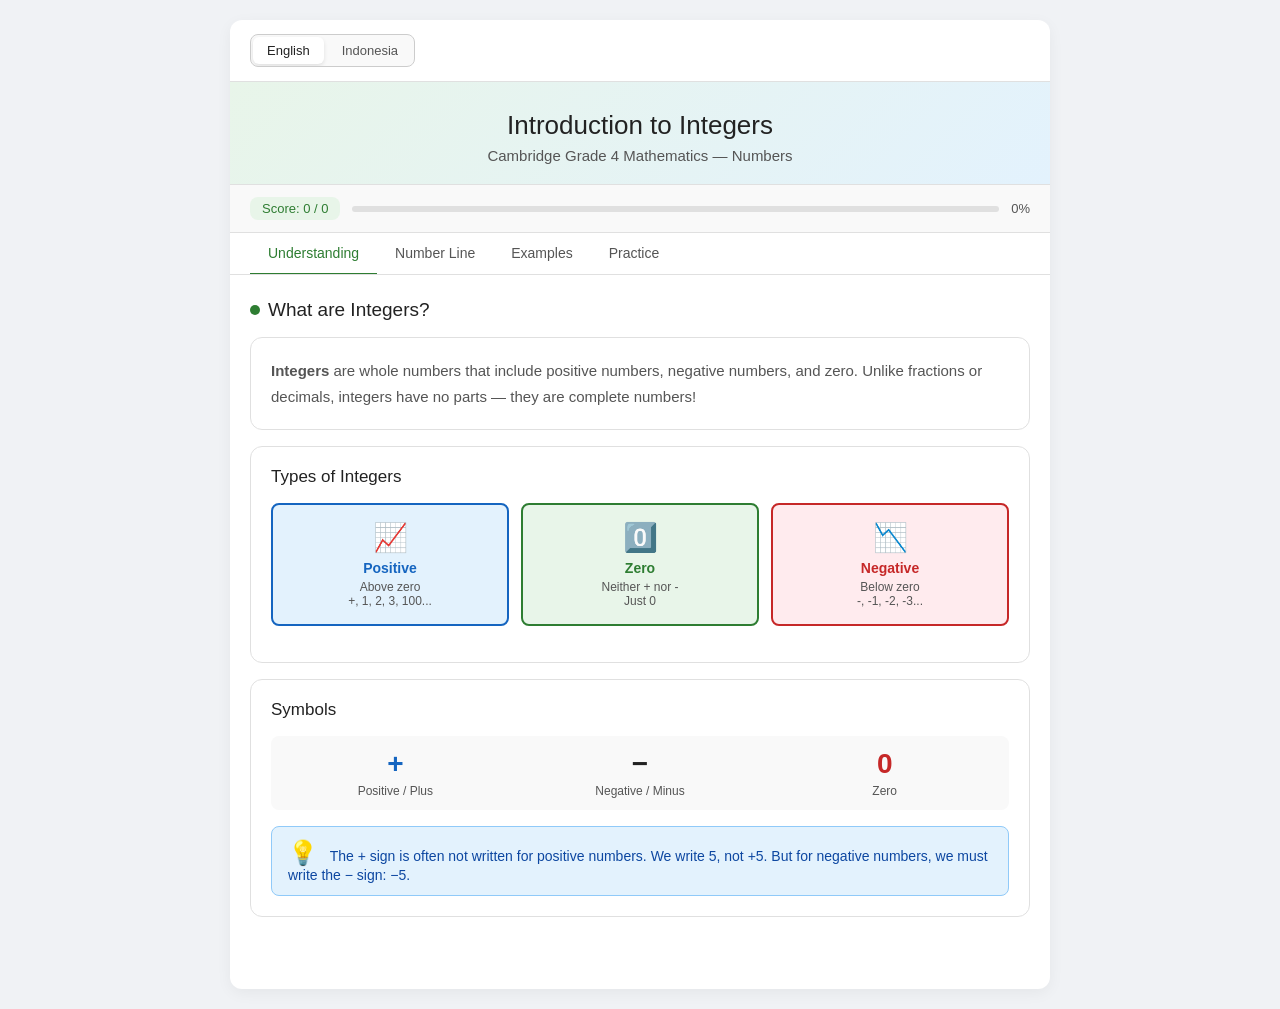
<file: EzraLms_automation/G04_01_1_pengenalan_bilangan_bulat.html>
<!DOCTYPE html>
<html lang="en">
<head>
    <meta charset="UTF-8">
    <meta name="viewport" content="width=device-width, initial-scale=1.0">
    <title>Introduction to Integers - G4 SMPK</title>
    <style>
        :root {
            --font-sans: 'Segoe UI', Tahoma, Geneva, Verdana, sans-serif;
            --color-border-tertiary: #e0e0e0;
            --color-border-secondary: #ccc;
            --color-background-primary: #ffffff;
            --color-background-secondary: #f9f9f9;
            --color-text-primary: #222;
            --color-text-secondary: #555;
            --border-radius-md: 8px;
            --border-radius-lg: 12px;
        }

        * { box-sizing: border-box; margin: 0; padding: 0; }
        body { font-family: var(--font-sans); background-color: #f0f2f5; color: var(--color-text-primary); }

        .wrap { padding: 0 0 2rem; max-width: 820px; margin: 20px auto; background: white; border-radius: var(--border-radius-lg); overflow: hidden; box-shadow: 0 4px 15px rgba(0,0,0,0.05); }

        .topbar {
            display: flex; align-items: center; justify-content: space-between;
            padding: 14px 20px; border-bottom: 0.5px solid var(--color-border-tertiary);
        }
        .lang-btn {
            display: flex; gap: 4px; background: var(--color-background-secondary);
            border: 0.5px solid var(--color-border-secondary); border-radius: var(--border-radius-md);
            overflow: hidden; padding: 2px;
        }
        .lang-btn button {
            padding: 6px 14px; font-size: 13px; font-weight: 500; border: none;
            border-radius: 6px; cursor: pointer; background: transparent;
            color: var(--color-text-secondary); transition: all 0.15s;
        }
        .lang-btn button.active {
            background: var(--color-background-primary);
            color: var(--color-text-primary);
            box-shadow: 0 2px 4px rgba(0,0,0,0.1);
        }

        .hero {
            background: linear-gradient(135deg, #E8F5E9 0%, #E3F2FD 100%);
            padding: 28px 24px 20px;
            text-align: center;
            border-bottom: 0.5px solid var(--color-border-tertiary);
        }
        .hero h1 { font-size: 26px; font-weight: 500; color: var(--color-text-primary); }
        .hero p { font-size: 15px; color: var(--color-text-secondary); margin-top: 6px; }

        .tabs {
            display: flex; gap: 0; border-bottom: 0.5px solid var(--color-border-tertiary);
            padding: 0 20px; background: var(--color-background-primary);
            overflow-x: auto;
        }
        .tab-btn {
            padding: 12px 18px; font-size: 14px; font-weight: 500; border: none;
            background: transparent; cursor: pointer; color: var(--color-text-secondary);
            border-bottom: 2px solid transparent; margin-bottom: -1px; white-space: nowrap;
            transition: all 0.15s;
        }
        .tab-btn.active { color: #2E7D32; border-bottom-color: #2E7D32; }

        .section { display: none; padding: 24px 20px; }
        .section.active { display: block; }

        .card {
            background: var(--color-background-primary);
            border: 0.5px solid var(--color-border-tertiary);
            border-radius: var(--border-radius-lg);
            padding: 20px; margin-bottom: 16px;
        }
        .card h2 { font-size: 17px; font-weight: 500; color: var(--color-text-primary); margin-bottom: 10px; }
        .card p { font-size: 15px; color: var(--color-text-secondary); line-height: 1.7; }

        .number-line {
            position: relative; height: 100px; margin: 20px 0;
            background: var(--color-background-secondary);
            border-radius: var(--border-radius-md); padding: 15px 20px;
        }
        .line-container { position: relative; height: 50px; }
        .line {
            position: absolute; top: 50%; left: 0; right: 0; height: 4px;
            background: linear-gradient(90deg, #1565C0, #2E7D32); transform: translateY(-50%);
        }
        .number-marker {
            position: absolute; top: 50%; transform: translate(-50%, -50%);
            width: 36px; height: 36px; border-radius: 50%; display: flex;
            align-items: center; justify-content: center; font-size: 14px; font-weight: 600;
            cursor: pointer; transition: all 0.2s;
        }
        .number-marker.positive { background: #E3F2FD; color: #1565C0; border: 2px solid #1565C0; }
        .number-marker.negative { background: #FFEBEE; color: #C62828; border: 2px solid #C62828; }
        .number-marker.zero { background: #E8F5E9; color: #2E7D32; border: 2px solid #2E7D32; }
        .number-marker:hover { transform: translate(-50%, -50%) scale(1.15); box-shadow: 0 4px 8px rgba(0,0,0,0.2); }
        .number-marker.selected { transform: translate(-50%, -50%) scale(1.2); box-shadow: 0 0 0 4px rgba(21, 101, 192, 0.3); }

        .num-labels {
            display: flex; justify-content: space-between;
            padding: 0 5px; margin-top: 4px;
        }
        .num-labels span { font-size: 12px; font-weight: 500; }
        .num-labels .neg { color: #C62828; }
        .num-labels .zero { color: #2E7D32; }
        .num-labels .pos { color: #1565C0; }

        .number-display {
            text-align: center; font-size: 52px; font-weight: 600;
            padding: 20px; margin: 16px 0; border-radius: var(--border-radius-md);
        }
        .number-display.positive { background: #E3F2FD; color: #1565C0; }
        .number-display.negative { background: #FFEBEE; color: #C62828; }
        .number-display.zero { background: #E8F5E9; color: #2E7D32; }

        .color-box {
            display: flex; gap: 12px; margin: 16px 0; flex-wrap: wrap;
        }
        .color-item {
            flex: 1; min-width: 140px; padding: 16px; border-radius: var(--border-radius-md);
            text-align: center;
        }
        .color-item.positive { background: #E3F2FD; border: 2px solid #1565C0; }
        .color-item.zero { background: #E8F5E9; border: 2px solid #2E7D32; }
        .color-item.negative { background: #FFEBEE; border: 2px solid #C62828; }
        .color-item .emoji { font-size: 28px; margin-bottom: 6px; }
        .color-item .label { font-size: 14px; font-weight: 600; }
        .color-item.positive .label { color: #1565C0; }
        .color-item.zero .label { color: #2E7D32; }
        .color-item.negative .label { color: #C62828; }
        .color-item .desc { font-size: 12px; color: var(--color-text-secondary); margin-top: 4px; }

        .life-example {
            background: #FFF8E1;
            border: 0.5px solid #FFB74D;
            border-radius: var(--border-radius-md);
            padding: 16px; margin: 12px 0;
        }
        .life-example h4 { font-size: 14px; color: #E65100; margin-bottom: 8px; }
        .life-example p { font-size: 14px; color: #555; line-height: 1.6; }

        .tip-box {
            background: #E3F2FD; border: 0.5px solid #90CAF9; border-radius: var(--border-radius-md);
            padding: 12px 16px; font-size: 14px; color: #0D47A1; margin-top: 12px;
        }

        .q-card {
            background: var(--color-background-primary);
            border: 0.5px solid var(--color-border-tertiary);
            border-radius: var(--border-radius-lg); padding: 20px; margin-bottom: 12px;
        }
        .q-card h3 { font-size: 16px; font-weight: 500; color: var(--color-text-primary); margin-bottom: 14px; }
        .answer-row { display: flex; gap: 8px; flex-wrap: wrap; margin-bottom: 12px; }
        .ans-btn {
            padding: 10px 20px; border: 0.5px solid var(--color-border-secondary);
            border-radius: var(--border-radius-md); background: var(--color-background-secondary);
            font-size: 15px; font-weight: 500; cursor: pointer; transition: all 0.15s;
            color: var(--color-text-primary);
        }
        .ans-btn:hover { background: var(--color-background-primary); border-color: #1565C0; }
        .ans-btn.correct { background: #E8F5E9; border-color: #2E7D32; color: #1B5E20; }
        .ans-btn.wrong { background: #FFEBEE; border-color: #C62828; color: #B71C1C; }

        .feedback {
            padding: 12px 16px; border-radius: var(--border-radius-md); font-size: 14px;
            line-height: 1.6; margin-top: 8px; display: none;
        }
        .feedback.show { display: block; }
        .feedback.correct { background: #E8F5E9; color: #1B5E20; border: 0.5px solid #2E7D32; }
        .feedback.wrong { background: #FFEBEE; color: #B71C1C; border: 0.5px solid #C62828; }

        .score-bar {
            display: flex; align-items: center; gap: 12px; padding: 12px 20px;
            background: var(--color-background-secondary);
            border-bottom: 0.5px solid var(--color-border-tertiary);
        }
        .score-badge {
            background: #E8F5E9; color: #2E7D32; border-radius: var(--border-radius-md);
            padding: 4px 12px; font-size: 13px; font-weight: 500;
        }
        .progress-wrap { flex: 1; height: 6px; background: var(--color-border-tertiary); border-radius: 3px; overflow: hidden; }
        .progress-fill { height: 100%; background: #2E7D32; border-radius: 3px; transition: width 0.3s; }

        .section-title {
            font-size: 19px; font-weight: 500; color: var(--color-text-primary);
            margin-bottom: 16px; display: flex; align-items: center; gap: 8px;
        }
        .dot { width: 10px; height: 10px; border-radius: 50%; background: #2E7D32; display: inline-block; }

        .icon-emoji { font-size: 24px; margin-right: 8px; }

        .arrow-info {
            display: flex; align-items: center; gap: 20px; margin: 16px 0;
            padding: 12px; background: var(--color-background-secondary);
            border-radius: var(--border-radius-md);
        }
        .arrow-item { text-align: center; flex: 1; }
        .arrow-item .symbol { font-size: 28px; font-weight: 600; }
        .arrow-item .meaning { font-size: 12px; color: var(--color-text-secondary); margin-top: 4px; }
        .arrow-item.right .symbol { color: #1565C0; }
        .arrow-item.left .symbol { color: #C62828; }
    </style>
</head>
<body>

<div class="wrap">
    <div class="topbar">
        <div class="lang-btn">
            <button class="active" onclick="setLang('en')" id="btn-en">English</button>
            <button onclick="setLang('id')" id="btn-id">Indonesia</button>
        </div>
    </div>

    <div class="hero">
        <h1 id="h-title">Introduction to Integers</h1>
        <p id="h-sub">Cambridge Grade 4 Mathematics — Numbers</p>
    </div>

    <div class="score-bar">
        <span class="score-badge" id="score-label">Score: 0 / 0</span>
        <div class="progress-wrap"><div class="progress-fill" id="prog" style="width:0%"></div></div>
        <span style="font-size:13px;color:var(--color-text-secondary)" id="prog-label">0%</span>
    </div>

    <div class="tabs">
        <button class="tab-btn active" onclick="showTab(0)" id="tab0">Understanding</button>
        <button class="tab-btn" onclick="showTab(1)" id="tab1">Number Line</button>
        <button class="tab-btn" onclick="showTab(2)" id="tab2">Examples</button>
        <button class="tab-btn" onclick="showTab(3)" id="tab3">Practice</button>
    </div>

    <div class="section active" id="sec0">
        <div class="section-title"><span class="dot"></span> <span id="t0-title">What are Integers?</span></div>

        <div class="card">
            <p id="t0-intro"><strong>Integers</strong> are whole numbers that include positive numbers, negative numbers, and zero. Unlike fractions or decimals, integers have no parts — they are complete numbers!</p>
        </div>

        <div class="card">
            <h2 id="t0-types">Types of Integers</h2>
            <div class="color-box">
                <div class="color-item positive">
                    <div class="emoji">📈</div>
                    <div class="label" id="t0-pos-label">Positive</div>
                    <div class="desc" id="t0-pos-desc">Above zero<br>+, 1, 2, 3, 100...</div>
                </div>
                <div class="color-item zero">
                    <div class="emoji">0️⃣</div>
                    <div class="label" id="t0-zero-label">Zero</div>
                    <div class="desc" id="t0-zero-desc">Neither + nor -<br>Just 0</div>
                </div>
                <div class="color-item negative">
                    <div class="emoji">📉</div>
                    <div class="label" id="t0-neg-label">Negative</div>
                    <div class="desc" id="t0-neg-desc">Below zero<br>-, -1, -2, -3...</div>
                </div>
            </div>
        </div>

        <div class="card">
            <h2 id="t0-symbols">Symbols</h2>
            <div class="arrow-info">
                <div class="arrow-item right">
                    <div class="symbol">+</div>
                    <div class="meaning" id="t0-sym-pos">Positive / Plus</div>
                </div>
                <div class="arrow-item">
                    <div class="symbol">−</div>
                    <div class="meaning" id="t0-sym-neg">Negative / Minus</div>
                </div>
                <div class="arrow-item left">
                    <div class="symbol">0</div>
                    <div class="meaning" id="t0-sym-zero">Zero</div>
                </div>
            </div>
            <div class="tip-box" id="t0-tip">
                <span class="icon-emoji">💡</span> <span id="t0-tip-text">The + sign is often not written for positive numbers. We write 5, not +5. But for negative numbers, we must write the − sign: −5.</span>
            </div>
        </div>
    </div>

    <div class="section" id="sec1">
        <div class="section-title"><span class="dot"></span> <span id="t1-title">Number Line</span></div>

        <div class="card">
            <p id="t1-intro">A number line helps us see where integers are located. Tap a number to learn about it!</p>
            <div class="number-line" id="num-line">
                <div class="line-container">
                    <div class="line"></div>
                    <div class="number-marker negative" style="left:5%" onclick="selectNum(-10)" id="m-10">-10</div>
                    <div class="number-marker negative" style="left:14%" onclick="selectNum(-7)" id="m-7">-7</div>
                    <div class="number-marker negative" style="left:23%" onclick="selectNum(-5)" id="m-5">-5</div>
                    <div class="number-marker negative" style="left:32%" onclick="selectNum(-3)" id="m-3">-3</div>
                    <div class="number-marker negative" style="left:41%" onclick="selectNum(-1)" id="m-1">-1</div>
                    <div class="number-marker zero" style="left:50%" onclick="selectNum(0)" id="m0">0</div>
                    <div class="number-marker positive" style="left:59%" onclick="selectNum(1)" id="m1">1</div>
                    <div class="number-marker positive" style="left:68%" onclick="selectNum(3)" id="m3">3</div>
                    <div class="number-marker positive" style="left:77%" onclick="selectNum(5)" id="m5">5</div>
                    <div class="number-marker positive" style="left:86%" onclick="selectNum(7)" id="m7">7</div>
                    <div class="number-marker positive" style="left:95%" onclick="selectNum(10)" id="m10">10</div>
                </div>
                <div class="num-labels">
                    <span class="neg">-10</span>
                    <span class="neg">-7</span>
                    <span class="neg">-5</span>
                    <span class="neg">-3</span>
                    <span class="neg">-1</span>
                    <span class="zero">0</span>
                    <span class="pos">1</span>
                    <span class="pos">3</span>
                    <span class="pos">5</span>
                    <span class="pos">7</span>
                    <span class="pos">10</span>
                </div>
            </div>
            <div class="number-display zero" id="num-display">
                <span id="selected-num">0</span>
            </div>
            <p style="text-align:center;font-size:14px;color:#555;margin-top:8px" id="num-desc">Tap a number on the line above!</p>
        </div>

        <div class="card">
            <h2 id="t1-rules">Number Line Rules</h2>
            <div class="tip-box" id="t1-rule1"><span class="icon-emoji">➡️</span> <span id="t1-rule1-text">Numbers to the RIGHT are GREATER (larger)</span></div>
            <div class="tip-box" id="t1-rule2"><span class="icon-emoji">⬅️</span> <span id="t1-rule2-text">Numbers to the LEFT are SMALLER (less)</span></div>
            <div class="tip-box" id="t1-rule3"><span class="icon-emoji">🔢</span> <span id="t1-rule3-text">Every positive number has a negative partner on the opposite side of zero</span></div>
        </div>
    </div>

    <div class="section" id="sec2">
        <div class="section-title"><span class="dot"></span> <span id="t2-title">Real Life Examples</span></div>

        <div class="life-example">
            <h4 id="t2-life1">🌡️ Temperature</h4>
            <p id="t2-life1-desc">In winter, Jakarta might be +32°C (hot). In the mountains, it can be −5°C (cold, below freezing). Temperature uses integers to show how hot or cold it is!</p>
        </div>

        <div class="life-example">
            <h4 id="t2-life2">🏔️ Altitude</h4>
            <p id="t2-life2-desc">Mount Everest is +8,849 meters above sea level. The Dead Sea is −430 meters below sea level. Altitude uses integers to measure height and depth!</p>
        </div>

        <div class="life-example">
            <h4 id="t2-life3">💰 Money</h4>
            <p id="t2-life3-desc">If you have Rp 50,000 in your account, your balance is +50,000. If you owe someone Rp 30,000, we can write that as −30,000. Integers help us track money!</p>
        </div>

        <div class="life-example">
            <h4 id="t2-life4">📊 Business</h4>
            <p id="t2-life4-desc">A store that earns money has +Rp 1,000,000 (profit). A store that loses money has −Rp 300,000 (loss). Integers help businesses track their success!</p>
        </div>

        <div class="life-example">
            <h4 id="t2-life5">🎮 Game Scores</h4>
            <p id="t2-life5-desc">In some games, you can have a score of +500 points (ahead) or −200 points (behind). Integers make it easy to see who's winning!</p>
        </div>

        <div class="life-example">
            <h4 id="t2-life6">📏 Floor Numbers</h4>
            <p id="t2-life6-desc">In some countries, ground floor is 0, floors above are +1, +2, +3... Floors below ground (parking) are −1, −2, −3... Buildings use integers too!</p>
        </div>
    </div>

    <div class="section" id="sec3">
        <div class="section-title"><span class="dot"></span> <span id="t3-title">Practice Quiz</span></div>

        <div class="q-card">
            <h3 id="q1-text">Q1. Which is a positive integer?</h3>
            <div class="answer-row">
                <button class="ans-btn" onclick="mcq('q1',this,'wrong','q1fb')" id="q1a">−5</button>
                <button class="ans-btn" onclick="mcq('q1',this,'wrong','q1fb')" id="q1b">0</button>
                <button class="ans-btn" onclick="mcq('q1',this,'correct','q1fb')" id="q1c">+7</button>
                <button class="ans-btn" onclick="mcq('q1',this,'wrong','q1fb')" id="q1d">−12</button>
            </div>
            <div class="feedback" id="q1fb"></div>
        </div>

        <div class="q-card">
            <h3 id="q2-text">Q2. Which number is greater: +3 or +8?</h3>
            <div class="answer-row">
                <button class="ans-btn" onclick="mcq('q2',this,'wrong','q2fb')" id="q2a">+3</button>
                <button class="ans-btn" onclick="mcq('q2',this,'correct','q2fb')" id="q2b">+8</button>
            </div>
            <div class="feedback" id="q2fb"></div>
        </div>

        <div class="q-card">
            <h3 id="q3-text">Q3. Which is smaller: −5 or −2?</h3>
            <div class="answer-row">
                <button class="ans-btn" onclick="mcq('q3',this,'correct','q3fb')" id="q3a">−5</button>
                <button class="ans-btn" onclick="mcq('q3',this,'wrong','q3fb')" id="q3b">−2</button>
            </div>
            <div class="feedback" id="q3fb"></div>
        </div>

        <div class="q-card">
            <h3 id="q4-text">Q4. The temperature is −3°C and rises to +5°C. What happened?</h3>
            <div class="answer-row">
                <button class="ans-btn" onclick="mcq('q4',this,'wrong','q4fb')" id="q4a">It got colder</button>
                <button class="ans-btn" onclick="mcq('q4',this,'correct','q4fb')" id="q4b">It got warmer</button>
                <button class="ans-btn" onclick="mcq('q4',this,'wrong','q4fb')" id="q4c">Stayed the same</button>
            </div>
            <div class="feedback" id="q4fb"></div>
        </div>

        <div class="q-card">
            <h3 id="q5-text">Q5. A submarine is at −100m (100m below sea level). It goes deeper to −150m. What happened?</h3>
            <div class="answer-row">
                <button class="ans-btn" onclick="mcq('q5',this,'wrong','q5fb')" id="q5a">It rose up</button>
                <button class="ans-btn" onclick="mcq('q5',this,'correct','q5fb')" id="q5b">It dived deeper</button>
                <button class="ans-btn" onclick="mcq('q5',this,'wrong','q5fb')" id="q5c">It stayed the same</button>
            </div>
            <div class="feedback" id="q5fb"></div>
        </div>
    </div>
</div>

<script>
    let lang = 'en';
    let score = 0, total = 0;
    const answered = {};

    const TX = {
        en: {
            htitle:'Introduction to Integers', hsub:'Cambridge Grade 4 Mathematics — Numbers',
            tab0:'Understanding', tab1:'Number Line', tab2:'Examples', tab3:'Practice',
            score:'Score',
            t0title:'What are Integers?', t0intro:'<strong>Integers</strong> are whole numbers that include positive numbers, negative numbers, and zero. Unlike fractions or decimals, integers have no parts — they are complete numbers!',
            t0types:'Types of Integers', t0poslabel:'Positive', t0posdesc:'Above zero<br>+, 1, 2, 3, 100...',
            t0zerolabel:'Zero', t0zerodesc:'Neither + nor -<br>Just 0', t0neglabel:'Negative', t0negdesc:'Below zero<br>-1, -2, -3...',
            t0symbols:'Symbols', tsympos:'Positive / Plus', tsymneg:'Negative / Minus', tsymzero:'Zero',
            t0tip:'The + sign is often not written for positive numbers. We write 5, not +5. But for negative numbers, we must write the sign: 5.',
            t1title:'Number Line', t1intro:'A number line helps us see where integers are located. Tap a number to learn about it!',
            t1rules:'Number Line Rules',
            t1rule1:'Numbers to the RIGHT are GREATER (larger)',
            t1rule2:'Numbers to the LEFT are SMALLER (less)',
            t1rule3:'Every positive number has a negative partner on the opposite side of zero',
            t2title:'Real Life Examples',
            t2life1:'Temperature', t2life1desc:'In winter, Jakarta might be +32C (hot). In the mountains, it can be 5C (cold, below freezing). Temperature uses integers to show how hot or cold it is!',
            t2life2:'Altitude', t2life2desc:'Mount Everest is +8,849 meters above sea level. The Dead Sea is 430 meters below sea level. Altitude uses integers to measure height and depth!',
            t2life3:'Money', t2life3desc:'If you have Rp 50,000 in your account, your balance is +50,000. If you owe someone Rp 30,000, we can write that as 30,000. Integers help us track money!',
            t2life4:'Business', t2life4desc:'A store that earns money has +Rp 1,000,000 (profit). A store that loses money has Rp 300,000 (loss). Integers help businesses track their success!',
            t2life5:'Game Scores', t2life5desc:'In some games, you can have a score of +500 points (ahead) or 200 points (behind). Integers make it easy to see whos winning!',
            t2life6:'Floor Numbers', t2life6desc:'In some countries, ground floor is 0, floors above are +1, +2, +3... Floors below ground (parking) are 1, 2, 3... Buildings use integers too!',
            t3title:'Practice Quiz',
            q1:'Q1. Which is a positive integer?', q1a:'-5', q1b:'0', q1c:'+7', q1d:'-12', q1cr:'Correct! +7 is a positive integer', q1wr:'Wrong. +7 is positive. -5 and -12 are negative, 0 is neither.',
            q2:'Q2. Which number is greater: +3 or +8?', q2a:'+3', q2b:'+8', q2cr:'Correct! +8 is greater than +3', q2wr:'Wrong. On the number line, +8 is to the right of +3, so +8 is greater.',
            q3:'Q3. Which is smaller: -5 or -2?', q3a:'-5', q3b:'-2', q3cr:'Correct! -5 is smaller than -2', q3wr:'Wrong. On the number line, -5 is to the left of -2, so -5 is smaller.',
            q4:'Q4. The temperature is -3C and rises to +5C. What happened?', q4a:'It got colder', q4b:'It got warmer', q4c:'Stayed the same', q4cr:'Correct! The temperature went from -3 to +5, which is an increase', q4wr:'Wrong. Going from -3 to +5 means it got warmer (increased).',
            q5:'Q5. A submarine is at -100m and goes deeper to -150m. What happened?', q5a:'It rose up', q5b:'It dived deeper', q5c:'It stayed the same', q5cr:'Correct! Going from -100m to -150m means diving deeper', q5wr:'Wrong. -150m is further below sea level than -100m, so it dived deeper.'
        },
        id: {
            htitle:'Pengenalan Bilangan Bulat', hsub:'Matematika Cambridge Kelas 4 — Bilangan',
            tab0:'Memahami', tab1:'Garis Bilangan', tab2:'Contoh', tab3:'Latihan',
            score:'Skor',
            t0title:'Apa itu Bilangan Bulat?', t0intro:'<strong>Bilangan bulat</strong> adalah angka keseluruhan yang meliputi bilangan positif, bilangan negatif, dan nol. Berbeda dengan pecahan atau desimal, bilangan bulat tidak punya bagian — mereka adalah angka utuh!',
            t0types:'Jenis Bilangan Bulat', t0poslabel:'Positif', t0posdesc:'Di atas nol<br>+, 1, 2, 3, 100...',
            t0zerolabel:'Nol', t0zerodesc:'Bukan + maupun -<br>Hanya 0', t0neglabel:'Negatif', t0negdesc:'Di bawah nol<br>-1, -2, -3...',
            t0symbols:'Simbol', tsympos:'Positif / Tambah', tsymneg:'Negatif / Kurang', tsymzero:'Nol',
            t0tip:'Tanda + sering tidak ditulis untuk bilangan positif. Kita tulis 5, bukan +5. Tapi untuk bilangan negatif, kita harus menulis tanda: -5.',
            t1title:'Garis Bilangan', t1intro:'Garis bilangan membantu kita melihat di mana bilangan bulat berada. Ketuk angka untuk belajar tentang itu!',
            t1rules:'Aturan Garis Bilangan',
            t1rule1:'Angka di KANAN lebih BESAR',
            t1rule2:'Angka di KIRI lebih KECIL',
            t1rule3:'Setiap bilangan positif punya pasangan negatif di sisi lain nol',
            t2title:'Contoh Sehari-hari',
            t2life1:'Suhu', t2life1desc:'Di musim dingin, Jakarta bisa +32C (panas). Di pegunungan, bisa -5C (dingin, di bawah nol). Suhu pakai bilangan bulat untuk menunjukkan panas atau dingin!',
            t2life2:'Ketinggian', t2life2desc:'Gunung Everest +8.849 meter di atas permukaan laut. Laut Mati -430 meter di bawah permukaan laut. Ketinggian pakai bilangan bulat untuk mengukur tinggi dan dalam!',
            t2life3:'Uang', t2life3desc:'Kalau kamu punya Rp 50.000 di rekening, saldonya +50.000. Kalau kamu hutang Rp 30.000, bisa ditulis -30.000. Bilangan bulat bantu kita mencatat uang!',
            t2life4:'Bisnis', t2life4desc:'Toko yang untung punya +Rp 1.000.000 (laba). Toko yang rugi punya -Rp 300.000 (rugi). Bilangan bulat bantu bisnis menghitung успех!',
            t2life5:'Skor Game', t2life5desc:'Di beberapa game, skor bisa +500 poin (mendahului) atau -200 poin (tertinggal). Bilangan bulat bikin mudah lihat siapa menang!',
            t2life6:'Lantai Bangunan', t2life6desc:'Di beberapa negara, lantai dasar 0, lantai di atas +, +2, +3... Lantai di bawah tanah (parkiran) -1, -2, -3... Gedung juga pakai bilangan bulat!',
            t3title:'Latihan Soal',
            q1:'S1. Mana yang bilangan bulat positif?', q1a:'-5', q1b:'0', q1c:'+7', q1d:'-12', q1cr:'Benar! +7 bilangan bulat positif', q1wr:'Salah. +7 itu positif. -5 dan -12 negatif, 0 bukan keduanya.',
            q2:'S2. Mana yang lebih besar: +3 atau +8?', q2a:'+3', q2b:'+8', q2cr:'Benar! +8 lebih besar dari +3', q2wr:'Salah. Di garis bilangan, +8 ada di kanan +3, jadi +8 lebih besar.',
            q3:'S3. Mana yang lebih kecil: -5 atau -2?', q3a:'-5', q3b:'-2', q3cr:'Benar! -5 lebih kecil dari -2', q3wr:'Salah. Di garis bilangan, -5 ada di kiri -2, jadi -5 lebih kecil.',
            q4:'S4. Suhu -3C naik ke +5C. Apa yang terjadi?', q4a:'Lebih dingin', q4b:'Lebih panas', q4c:'Tetap sama', q4cr:'Benar! Suhu naik dari -3 ke +5, berarti lebih panas', q4wr:'Salah. Dari -3 ke +5 berarti suhunya naik (lebih panas).',
            q5:'S5. Kapal selam di -100m lalu menyelam lebih dalam ke -150m. Apa yang terjadi?', q5a:'Naik ke atas', q5b:'Menyelam lebih dalam', q5c:'Tetap sama', q5cr:'Benar! Dari -100m ke -150m berarti menyelam lebih dalam', q5wr:'Salah. -150m lebih dalam dari -100m, jadi menyelam lebih dalam.'
        }
    };

    function t(k) { return TX[lang][k] || ''; }

    function setLang(l) {
        lang = l;
        document.getElementById('btn-en').className = l==='en' ? 'active' : '';
        document.getElementById('btn-id').className = l==='id' ? 'active' : '';
        applyLang();
    }

    function applyLang() {
        document.getElementById('h-title').textContent = t('htitle');
        document.getElementById('h-sub').textContent = t('hsub');
        document.getElementById('tab0').textContent = t('tab0');
        document.getElementById('tab1').textContent = t('tab1');
        document.getElementById('tab2').textContent = t('tab2');
        document.getElementById('tab3').textContent = t('tab3');
        document.getElementById('t0-title').textContent = t('t0title');
        document.getElementById('t0-intro').innerHTML = t('t0intro');
        document.getElementById('t0-types').textContent = t('t0types');
        document.getElementById('t0-pos-label').textContent = t('t0poslabel');
        document.getElementById('t0-pos-desc').innerHTML = t('t0posdesc');
        document.getElementById('t0-zero-label').textContent = t('t0zerolabel');
        document.getElementById('t0-zero-desc').innerHTML = t('t0zerodesc');
        document.getElementById('t0-neg-label').textContent = t('t0neglabel');
        document.getElementById('t0-neg-desc').innerHTML = t('t0negdesc');
        document.getElementById('t0-symbols').textContent = t('t0symbols');
        document.getElementById('t0-sym-pos').textContent = t('tsympos');
        document.getElementById('t0-sym-neg').textContent = t('tsymneg');
        document.getElementById('t0-sym-zero').textContent = t('tsymzero');
        document.getElementById('t0-tip-text').textContent = t('t0tip');
        document.getElementById('t1-title').textContent = t('t1title');
        document.getElementById('t1-intro').textContent = t('t1intro');
        document.getElementById('t1-rules').textContent = t('t1rules');
        document.getElementById('t1-rule1-text').textContent = t('t1rule1');
        document.getElementById('t1-rule2-text').textContent = t('t1rule2');
        document.getElementById('t1-rule3-text').textContent = t('t1rule3');
        document.getElementById('t2-title').textContent = t('t2title');
        document.getElementById('t2-life1').textContent = t('t2life1');
        document.getElementById('t2-life1-desc').textContent = t('t2life1desc');
        document.getElementById('t2-life2').textContent = t('t2life2');
        document.getElementById('t2-life2-desc').textContent = t('t2life2desc');
        document.getElementById('t2-life3').textContent = t('t2life3');
        document.getElementById('t2-life3-desc').textContent = t('t2life3desc');
        document.getElementById('t2-life4').textContent = t('t2life4');
        document.getElementById('t2-life4-desc').textContent = t('t2life4desc');
        document.getElementById('t2-life5').textContent = t('t2life5');
        document.getElementById('t2-life5-desc').textContent = t('t2life5desc');
        document.getElementById('t2-life6').textContent = t('t2life6');
        document.getElementById('t2-life6-desc').textContent = t('t2life6desc');
        document.getElementById('t3-title').textContent = t('t3title');
        for(let i=1; i<=5; i++) {
            document.getElementById('q'+i+'-text').textContent = t('q'+i);
        }
        updateNumDisplay();
        updateScore();
    }

    function selectNum(n) {
        document.querySelectorAll('.number-marker').forEach(m => m.classList.remove('selected'));
        document.getElementById('selected-num').textContent = n > 0 ? '+' + n : n;
        const display = document.getElementById('num-display');
        display.className = 'number-display ' + (n > 0 ? 'positive' : n < 0 ? 'negative' : 'zero');

        const markerMap = {-10:'m-10',-7:'m-7',-5:'m-5',-3:'m-3',-1:'m-1',0:'m0',1:'m1',3:'m3',5:'m5',7:'m7',10:'m10'};
        if(markerMap[n]) document.getElementById(markerMap[n]).classList.add('selected');

        let desc = '';
        if(n > 0) desc = lang==='en' ? 'Positive! This number is above zero.' : 'Positif! Angka ini di atas nol.';
        else if(n < 0) desc = lang==='en' ? 'Negative! This number is below zero.' : 'Negatif! Angka ini di bawah nol.';
        else desc = lang==='en' ? 'Zero! Neither positive nor negative.' : 'Nol! Bukan positif maupun negatif.';
        document.getElementById('num-desc').textContent = desc;
    }

    function updateNumDisplay() {
        const el = document.getElementById('selected-num');
        let n = parseInt(el.textContent);
        if(el.textContent.startsWith('+')) n = parseInt(el.textContent.substring(1));
        selectNum(n);
    }

    function showTab(idx) {
        document.querySelectorAll('.section').forEach((s,i)=>s.classList.toggle('active', i===idx));
        document.querySelectorAll('.tab-btn').forEach((b,i)=>b.classList.toggle('active', i===idx));
    }

    function updateScore() {
        document.getElementById('score-label').textContent = t('score')+': '+score+' / '+total;
        const pct = total>0?Math.round(score/total*100):0;
        document.getElementById('prog').style.width=pct+'%';
        document.getElementById('prog-label').textContent=pct+'%';
    }

    function mcq(qid, btn, res, fbid) {
        if(answered[qid]) return;
        answered[qid] = true;
        total++;
        const fb = document.getElementById(fbid);
        fb.className = 'feedback show '+res;
        if(res==='correct') { score++; fb.textContent = t(qid+'cr'); btn.classList.add('correct'); }
        else { fb.textContent = t(qid+'wr'); btn.classList.add('wrong'); }
        updateScore();
    }
</script>

</body>
</html>
</file>
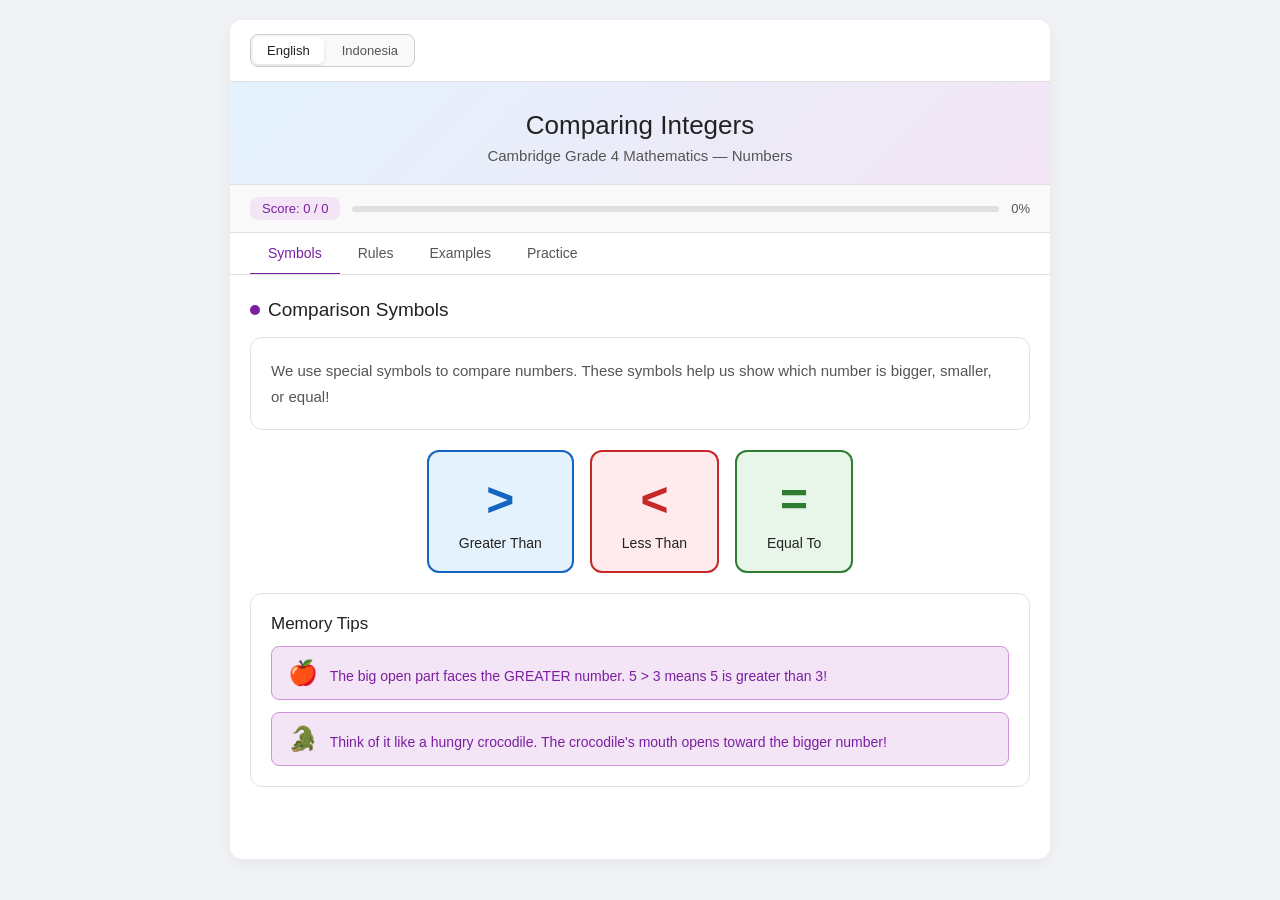
<file: EzraLms_automation/G04_01_2_comparing_integers.html>
<!DOCTYPE html>
<html lang="en">
<head>
    <meta charset="UTF-8">
    <meta name="viewport" content="width=device-width, initial-scale=1.0">
    <title>Comparing Integers - G4 SMPK</title>
    <style>
        :root {
            --font-sans: 'Segoe UI', Tahoma, Geneva, Verdana, sans-serif;
            --color-border-tertiary: #e0e0e0;
            --color-border-secondary: #ccc;
            --color-background-primary: #ffffff;
            --color-background-secondary: #f9f9f9;
            --color-text-primary: #222;
            --color-text-secondary: #555;
            --border-radius-md: 8px;
            --border-radius-lg: 12px;
        }
        * { box-sizing: border-box; margin: 0; padding: 0; }
        body { font-family: var(--font-sans); background-color: #f0f2f5; color: var(--color-text-primary); }
        .wrap { padding: 0 0 2rem; max-width: 820px; margin: 20px auto; background: white; border-radius: var(--border-radius-lg); overflow: hidden; box-shadow: 0 4px 15px rgba(0,0,0,0.05); }
        .topbar { display: flex; align-items: center; justify-content: space-between; padding: 14px 20px; border-bottom: 0.5px solid var(--color-border-tertiary); }
        .lang-btn { display: flex; gap: 4px; background: var(--color-background-secondary); border: 0.5px solid var(--color-border-secondary); border-radius: var(--border-radius-md); overflow: hidden; padding: 2px; }
        .lang-btn button { padding: 6px 14px; font-size: 13px; font-weight: 500; border: none; border-radius: 6px; cursor: pointer; background: transparent; color: var(--color-text-secondary); transition: all 0.15s; }
        .lang-btn button.active { background: var(--color-background-primary); color: var(--color-text-primary); box-shadow: 0 2px 4px rgba(0,0,0,0.1); }
        .hero { background: linear-gradient(135deg, #E3F2FD 0%, #F3E5F5 100%); padding: 28px 24px 20px; text-align: center; border-bottom: 0.5px solid var(--color-border-tertiary); }
        .hero h1 { font-size: 26px; font-weight: 500; color: var(--color-text-primary); }
        .hero p { font-size: 15px; color: var(--color-text-secondary); margin-top: 6px; }
        .tabs { display: flex; gap: 0; border-bottom: 0.5px solid var(--color-border-tertiary); padding: 0 20px; background: var(--color-background-primary); overflow-x: auto; }
        .tab-btn { padding: 12px 18px; font-size: 14px; font-weight: 500; border: none; background: transparent; cursor: pointer; color: var(--color-text-secondary); border-bottom: 2px solid transparent; margin-bottom: -1px; white-space: nowrap; transition: all 0.15s; }
        .tab-btn.active { color: #7B1FA2; border-bottom-color: #7B1FA2; }
        .section { display: none; padding: 24px 20px; }
        .section.active { display: block; }
        .card { background: var(--color-background-primary); border: 0.5px solid var(--color-border-tertiary); border-radius: var(--border-radius-lg); padding: 20px; margin-bottom: 16px; }
        .card h2 { font-size: 17px; font-weight: 500; color: var(--color-text-primary); margin-bottom: 10px; }
        .card p { font-size: 15px; color: var(--color-text-secondary); line-height: 1.7; }
        .symbol-box { display: flex; gap: 16px; justify-content: center; margin: 20px 0; flex-wrap: wrap; }
        .symbol-item { padding: 20px 30px; border-radius: var(--border-radius-lg); text-align: center; min-width: 100px; }
        .symbol-item.greater { background: #E3F2FD; border: 2px solid #1565C0; }
        .symbol-item.less { background: #FFEBEE; border: 2px solid #C62828; }
        .symbol-item.equal { background: #E8F5E9; border: 2px solid #2E7D32; }
        .symbol-item .sym { font-size: 48px; font-weight: 600; }
        .symbol-item.greater .sym { color: #1565C0; }
        .symbol-item.less .sym { color: #C62828; }
        .symbol-item.equal .sym { color: #2E7D32; }
        .symbol-item .label { font-size: 14px; font-weight: 500; margin-top: 8px; }
        .example-row { display: flex; align-items: center; justify-content: center; gap: 12px; margin: 12px 0; padding: 12px; background: var(--color-background-secondary); border-radius: var(--border-radius-md); flex-wrap: wrap; }
        .example-row .num { font-size: 24px; font-weight: 600; padding: 8px 16px; border-radius: 8px; }
        .example-row .num.pos { background: #E3F2FD; color: #1565C0; }
        .example-row .num.neg { background: #FFEBEE; color: #C62828; }
        .example-row .sym { font-size: 28px; font-weight: 600; }
        .example-row .result { font-size: 16px; font-weight: 500; color: var(--color-text-secondary); }
        .tip-box { background: #F3E5F5; border: 0.5px solid #CE93D8; border-radius: var(--border-radius-md); padding: 12px 16px; font-size: 14px; color: #7B1FA2; margin-top: 12px; }
        .life-example { background: #FFF8E1; border: 0.5px solid #FFB74D; border-radius: var(--border-radius-md); padding: 16px; margin: 12px 0; }
        .life-example h4 { font-size: 14px; color: #E65100; margin-bottom: 8px; }
        .life-example p { font-size: 14px; color: #555; line-height: 1.6; }
        .q-card { background: var(--color-background-primary); border: 0.5px solid var(--color-border-tertiary); border-radius: var(--border-radius-lg); padding: 20px; margin-bottom: 12px; }
        .q-card h3 { font-size: 16px; font-weight: 500; color: var(--color-text-primary); margin-bottom: 14px; }
        .answer-row { display: flex; gap: 8px; flex-wrap: wrap; margin-bottom: 12px; }
        .ans-btn { padding: 10px 20px; border: 0.5px solid var(--color-border-secondary); border-radius: var(--border-radius-md); background: var(--color-background-secondary); font-size: 15px; font-weight: 500; cursor: pointer; transition: all 0.15s; color: var(--color-text-primary); }
        .ans-btn:hover { background: var(--color-background-primary); border-color: #7B1FA2; }
        .ans-btn.correct { background: #E8F5E9; border-color: #2E7D32; color: #1B5E20; }
        .ans-btn.wrong { background: #FFEBEE; border-color: #C62828; color: #B71C1C; }
        .feedback { padding: 12px 16px; border-radius: var(--border-radius-md); font-size: 14px; line-height: 1.6; margin-top: 8px; display: none; }
        .feedback.show { display: block; }
        .feedback.correct { background: #E8F5E9; color: #1B5E20; border: 0.5px solid #2E7D32; }
        .feedback.wrong { background: #FFEBEE; color: #B71C1C; border: 0.5px solid #C62828; }
        .score-bar { display: flex; align-items: center; gap: 12px; padding: 12px 20px; background: var(--color-background-secondary); border-bottom: 0.5px solid var(--color-border-tertiary); }
        .score-badge { background: #F3E5F5; color: #7B1FA2; border-radius: var(--border-radius-md); padding: 4px 12px; font-size: 13px; font-weight: 500; }
        .progress-wrap { flex: 1; height: 6px; background: var(--color-border-tertiary); border-radius: 3px; overflow: hidden; }
        .progress-fill { height: 100%; background: #7B1FA2; border-radius: 3px; transition: width 0.3s; }
        .section-title { font-size: 19px; font-weight: 500; color: var(--color-text-primary); margin-bottom: 16px; display: flex; align-items: center; gap: 8px; }
        .dot { width: 10px; height: 10px; border-radius: 50%; background: #7B1FA2; display: inline-block; }
        .icon-emoji { font-size: 24px; margin-right: 8px; }
        .comp-interactive { background: var(--color-background-secondary); border-radius: var(--border-radius-lg); padding: 20px; margin: 16px 0; }
        .comp-row { display: flex; align-items: center; justify-content: center; gap: 10px; margin: 16px 0; }
        .comp-num { font-size: 32px; font-weight: 600; padding: 10px 20px; border-radius: 8px; min-width: 80px; text-align: center; }
        .comp-num.pos { background: #E3F2FD; color: #1565C0; }
        .comp-num.neg { background: #FFEBEE; color: #C62828; }
        .comp-sym { font-size: 36px; font-weight: 600; cursor: pointer; padding: 10px; transition: all 0.2s; border-radius: 8px; }
        .comp-sym:hover { background: var(--color-background-primary); transform: scale(1.1); }
        .comp-sym.selected { background: #F3E5F5; }
        .comp-sym.correct { color: #2E7D32; }
        .comp-sym.wrong { color: #C62828; }
        .rules-box { background: var(--color-background-secondary); border-radius: var(--border-radius-md); padding: 16px; margin: 12px 0; }
        .rule-item { display: flex; align-items: flex-start; gap: 12px; margin-bottom: 12px; }
        .rule-item:last-child { margin-bottom: 0; }
        .rule-icon { font-size: 20px; }
        .rule-text { font-size: 14px; color: var(--color-text-secondary); line-height: 1.5; }
    </style>
</head>
<body>
<div class="wrap">
    <div class="topbar">
        <div class="lang-btn">
            <button class="active" onclick="setLang('en')" id="btn-en">English</button>
            <button onclick="setLang('id')" id="btn-id">Indonesia</button>
        </div>
    </div>
    <div class="hero">
        <h1 id="h-title">Comparing Integers</h1>
        <p id="h-sub">Cambridge Grade 4 Mathematics — Numbers</p>
    </div>
    <div class="score-bar">
        <span class="score-badge" id="score-label">Score: 0 / 0</span>
        <div class="progress-wrap"><div class="progress-fill" id="prog" style="width:0%"></div></div>
        <span style="font-size:13px;color:var(--color-text-secondary)" id="prog-label">0%</span>
    </div>
    <div class="tabs">
        <button class="tab-btn active" onclick="showTab(0)" id="tab0">Symbols</button>
        <button class="tab-btn" onclick="showTab(1)" id="tab1">Rules</button>
        <button class="tab-btn" onclick="showTab(2)" id="tab2">Examples</button>
        <button class="tab-btn" onclick="showTab(3)" id="tab3">Practice</button>
    </div>
    <div class="section active" id="sec0">
        <div class="section-title"><span class="dot"></span> <span id="t0-title">Comparison Symbols</span></div>
        <div class="card">
            <p id="t0-intro">We use special symbols to compare numbers. These symbols help us show which number is bigger, smaller, or equal!</p>
        </div>
        <div class="symbol-box">
            <div class="symbol-item greater">
                <div class="sym">></div>
                <div class="label" id="t0-greater">Greater Than</div>
            </div>
            <div class="symbol-item less">
                <div class="sym"><</div>
                <div class="label" id="t0-less">Less Than</div>
            </div>
            <div class="symbol-item equal">
                <div class="sym">=</div>
                <div class="label" id="t0-equal">Equal To</div>
            </div>
        </div>
        <div class="card">
            <h2 id="t0-memo">Memory Tips</h2>
            <div class="tip-box" id="t0-tip1"><span class="icon-emoji">🍎</span> <span id="t0-tip1-text">The big open part faces the GREATER number. 5 > 3 means 5 is greater than 3!</span></div>
            <div class="tip-box" id="t0-tip2"><span class="icon-emoji">🐊</span> <span id="t0-tip2-text">Think of it like a hungry crocodile. The crocodile's mouth opens toward the bigger number!</span></div>
        </div>
    </div>
    <div class="section" id="sec1">
        <div class="section-title"><span class="dot"></span> <span id="t1-title">Comparison Rules</span></div>
        <div class="card">
            <h2 id="t1-pos">Comparing Positive Numbers</h2>
            <div class="rules-box">
                <div class="rule-item"><span class="rule-icon">📈</span><span class="rule-text" id="t1-pos-rule">On the number line, the number on the RIGHT is always GREATER. So 5 > 3 because 5 is to the right of 3.</span></div>
            </div>
        </div>
        <div class="card">
            <h2 id="t1-neg">Comparing Negative Numbers</h2>
            <div class="rules-box">
                <div class="rule-item"><span class="rule-icon">❄️</span><span class="rule-text" id="t1-neg-rule">For negative numbers, the number closer to zero is GREATER. So -3 > -7 because -3 is closer to zero than -7.</span></div>
            </div>
        </div>
        <div class="card">
            <h2 id="t1-mix">Comparing Positive and Negative</h2>
            <div class="rules-box">
                <div class="rule-item"><span class="rule-icon">☀️</span><span class="rule-text" id="t1-mix-rule1">Every POSITIVE number is greater than ZERO. Every NEGATIVE number is less than ZERO.</span></div>
                <div class="rule-item"><span class="rule-icon">🌡️</span><span class="rule-text" id="t1-mix-rule2">So +5 > 0 > -5. Positive numbers are greater than negative numbers!</span></div>
            </div>
        </div>
    </div>
    <div class="section" id="sec2">
        <div class="section-title"><span class="dot"></span> <span id="t2-title">Examples</span></div>
        <div class="card">
            <h2 id="t2-pos">Positive vs Positive</h2>
            <div class="example-row">
                <span class="num pos">5</span>
                <span class="sym" style="color:#7B1FA2">></span>
                <span class="num pos">3</span>
                <span class="result" id="t2-pos-ans">5 is greater than 3</span>
            </div>
            <div class="example-row">
                <span class="num pos">2</span>
                <span class="sym" style="color:#7B1FA2"><</span>
                <span class="num pos">8</span>
                <span class="result" id="t2-pos-ans2">2 is less than 8</span>
            </div>
        </div>
        <div class="card">
            <h2 id="t2-neg">Negative vs Negative</h2>
            <div class="example-row">
                <span class="num neg">-3</span>
                <span class="sym" style="color:#7B1FA2">></span>
                <span class="num neg">-7</span>
                <span class="result" id="t2-neg-ans">-3 is greater than -7</span>
            </div>
            <div class="example-row">
                <span class="num neg">-5</span>
                <span class="sym" style="color:#7B1FA2"><</span>
                <span class="num neg">-1</span>
                <span class="result" id="t2-neg-ans2">-5 is less than -1</span>
            </div>
        </div>
        <div class="card">
            <h2 id="t2-mix">Positive vs Negative</h2>
            <div class="example-row">
                <span class="num pos">5</span>
                <span class="sym" style="color:#7B1FA2">></span>
                <span class="num neg">-3</span>
                <span class="result" id="t2-mix-ans">5 is greater than -3</span>
            </div>
            <div class="example-row">
                <span class="num neg">-8</span>
                <span class="sym" style="color:#7B1FA2"><</span>
                <span class="num pos">2</span>
                <span class="result" id="t2-mix-ans2">-8 is less than 2</span>
            </div>
        </div>
        <div class="life-example">
            <h4 id="t2-life">🏆 Competition</h4>
            <p id="t2-life-desc">In a game, your score is +150 points and your friend's score is -50 points. Since +150 > -50, you are winning!</p>
        </div>
    </div>
    <div class="section" id="sec3">
        <div class="section-title"><span class="dot"></span> <span id="t3-title">Practice Quiz</span></div>
        <div class="q-card">
            <h3 id="q1-text">Q1. Which symbol makes this true: 7 ? 4</h3>
            <div class="answer-row">
                <button class="ans-btn" onclick="mcq('q1',this,'wrong','q1fb')" id="q1a"><</button>
                <button class="ans-btn" onclick="mcq('q1',this,'correct','q1fb')" id="q1b">></button>
                <button class="ans-btn" onclick="mcq('q1',this,'wrong','q1fb')" id="q1c">=</button>
            </div>
            <div class="feedback" id="q1fb"></div>
        </div>
        <div class="q-card">
            <h3 id="q2-text">Q2. Which symbol makes this true: -3 ? -8</h3>
            <div class="answer-row">
                <button class="ans-btn" onclick="mcq('q2',this,'correct','q2fb')" id="q2a">></button>
                <button class="ans-btn" onclick="mcq('q2',this,'wrong','q2fb')" id="q2b"><</button>
                <button class="ans-btn" onclick="mcq('q2',this,'wrong','q2fb')" id="q2c">=</button>
            </div>
            <div class="feedback" id="q2fb"></div>
        </div>
        <div class="q-card">
            <h3 id="q3-text">Q3. Which is true?</h3>
            <div class="answer-row">
                <button class="ans-btn" onclick="mcq('q3',this,'wrong','q3fb')" id="q3a">-5 > 2</button>
                <button class="ans-btn" onclick="mcq('q3',this,'correct','q3fb')" id="q3b">-5 < 2</button>
                <button class="ans-btn" onclick="mcq('q3',this,'wrong','q3fb')" id="q3c">-5 = 2</button>
            </div>
            <div class="feedback" id="q3fb"></div>
        </div>
        <div class="q-card">
            <h3 id="q4-text">Q4. Which symbol makes this true: 0 ? -10</h3>
            <div class="answer-row">
                <button class="ans-btn" onclick="mcq('q4',this,'wrong','q4fb')" id="q4a"><</button>
                <button class="ans-btn" onclick="mcq('q4',this,'wrong','q4fb')" id="q4b">=</button>
                <button class="ans-btn" onclick="mcq('q4',this,'correct','q4fb')" id="q4c">></button>
            </div>
            <div class="feedback" id="q4fb"></div>
        </div>
        <div class="q-card">
            <h3 id="q5-text">Q5. Which is the correct order from smallest to largest: -3, 5, -7, 2 ?</h3>
            <div class="answer-row">
                <button class="ans-btn" onclick="mcq('q5',this,'wrong','q5fb')" id="q5a">5, 2, -3, -7</button>
                <button class="ans-btn" onclick="mcq('q5',this,'wrong','q5fb')" id="q5b">-7, -3, 2, 5</button>
                <button class="ans-btn" onclick="mcq('q5',this,'correct','q5fb')" id="q5c">-7, -3, 2, 5</button>
            </div>
            <div class="feedback" id="q5fb"></div>
        </div>
    </div>
</div>
<script>
    let lang = 'en';
    let score = 0, total = 0;
    const answered = {};
    const TX = {
        en: {
            htitle:'Comparing Integers', hsub:'Cambridge Grade 4 Mathematics — Numbers',
            tab0:'Symbols', tab1:'Rules', tab2:'Examples', tab3:'Practice', score:'Score',
            t0title:'Comparison Symbols', t0intro:'We use special symbols to compare numbers. These symbols help us show which number is bigger, smaller, or equal!',
            t0greater:'Greater Than', t0less:'Less Than', t0equal:'Equal To',
            t0memo:'Memory Tips', t0tip1:'The big open part faces the GREATER number. 5 > 3 means 5 is greater than 3!', t0tip2:'Think of it like a hungry crocodile. The crocodiles mouth opens toward the bigger number!',
            t1title:'Comparison Rules', t1pos:'Comparing Positive Numbers', t1posrule:'On the number line, the number on the RIGHT is always GREATER. So 5 > 3 because 5 is to the right of 3.',
            t1neg:'Comparing Negative Numbers', t1negrule:'For negative numbers, the number closer to zero is GREATER. So -3 > -7 because -3 is closer to zero than -7.',
            t1mix:'Comparing Positive and Negative', t1mixrule1:'Every POSITIVE number is greater than ZERO. Every NEGATIVE number is less than ZERO.', t1mixrule2:'So +5 > 0 > -5. Positive numbers are greater than negative numbers!',
            t2title:'Examples', t2pos:'Positive vs Positive', t2posans:'5 is greater than 3', t2posans2:'2 is less than 8',
            t2neg:'Negative vs Negative', t2negans:'-3 is greater than -7', t2negans2:'-5 is less than -1',
            t2mix:'Positive vs Negative', t2mixans:'5 is greater than -3', t2mixans2:'-8 is less than 2',
            t2life:'Competition', t2lifedesc:'In a game, your score is +150 points and your friends score is -50 points. Since +150 > -50, you are winning!',
            t3title:'Practice Quiz',
            q1:'Q1. Which symbol makes this true: 7 ? 4', q1a:'<', q1b:'>', q1c:'=', q1cr:'Correct! 7 > 4', q1wr:'Wrong. 7 is greater than 4, so use >',
            q2:'Q2. Which symbol makes this true: -3 ? -8', q2a:'>', q2b:'<', q2c:'=', q2cr:'Correct! -3 > -8 (closer to zero)', q2wr:'Wrong. -3 is closer to zero than -8, so -3 > -8',
            q3:'Q3. Which is true?', q3a:'-5 > 2', q3b:'-5 < 2', q3c:'-5 = 2', q3cr:'Correct! -5 < 2 (negative is always less than positive)', q3wr:'Wrong. -5 is negative and 2 is positive, so -5 < 2',
            q4:'Q4. Which symbol makes this true: 0 ? -10', q4a:'<', q4b:'=', q4c:'>', q4cr:'Correct! 0 > -10', q4wr:'Wrong. 0 is greater than -10',
            q5:'Q5. Which is the correct order from smallest to largest: -3, 5, -7, 2?', q5a:'5, 2, -3, -7', q5b:'-7, -3, 2, 5', q5c:'-7, -3, 2, 5', q5cr:'Correct! -7 < -3 < 2 < 5', q5wr:'Wrong. Smallest to largest: -7, -3, 2, 5'
        },
        id: {
            htitle:'Membandingkan Bilangan Bulat', hsub:'Matematika Cambridge Kelas 4 — Bilangan',
            tab0:'Simbol', tab1:'Aturan', tab2:'Contoh', tab3:'Latihan', score:'Skor',
            t0title:'Simbol Perbandingan', t0intro:'Kita pakai simbol khusus untuk membandingkan bilangan. Simbol ini membantu kita menunjukkan bilangan mana yang lebih besar, lebih kecil, atau sama!',
            t0greater:'Lebih Besar', t0less:'Lebih Kecil', t0equal:'Sama Dengan',
            t0memo:'Tips Memori', t0tip1:'Bagian terbuka besar menghadap bilangan yang LEBIH BESAR. 5 > 3 artinya 5 lebih besar dari 3!', t0tip2:'Bayangkan seperti buaya lapar. Mulut buaya terbuka ke arah bilangan yang lebih besar!',
            t1title:'Aturan Perbandingan', t1pos:'Membandingkan Bilangan Positif', t1posrule:'Di garis bilangan, bilangan di KANAN selalu LEBIH BESAR. Jadi 5 > 3 karena 5 ada di kanan 3.',
            t1neg:'Membandingkan Bilangan Negatif', t1negrule:'Untuk bilangan negatif, bilangan yang lebih dekat ke nol adalah LEBIH BESAR. Jadi -3 > -7 karena -3 lebih dekat ke nol dari -7.',
            t1mix:'Membandingkan Positif dan Negatif', t1mixrule1:'Setiap bilangan POSITIF lebih besar dari NOL. Setiap bilangan NEGATIF lebih kecil dari NOL.', t1mixrule2:'Jadi +5 > 0 > -5. Bilangan positif lebih besar dari bilangan negatif!',
            t2title:'Contoh', t2pos:'Positif vs Positif', t2posans:'5 lebih besar dari 3', t2posans2:'2 lebih kecil dari 8',
            t2neg:'Negatif vs Negatif', t2negans:'-3 lebih besar dari -7', t2negans2:'-5 lebih kecil dari -1',
            t2mix:'Positif vs Negatif', t2mixans:'5 lebih besar dari -3', t2mixans2:'-8 lebih kecil dari 2',
            t2life:'Kompetisi', t2lifedesc:'Di game, skor kamu +150 poin dan skor temanmu -50 poin. Karena +150 > -50, kamu menang!',
            t3title:'Latihan Soal',
            q1:'S1. Simbol mana yang membuat ini benar: 7 ? 4', q1a:'<', q1b:'>', q1c:'=', q1cr:'Benar! 7 > 4', q1wr:'Salah. 7 lebih besar dari 4, jadi pakai >',
            q2:'S2. Simbol mana yang membuat ini benar: -3 ? -8', q2a:'>', q2b:'<', q2c:'=', q2cr:'Benar! -3 > -8 (lebih dekat ke nol)', q2wr:'Salah. -3 lebih dekat ke nol dari -8, jadi -3 > -8',
            q3:'S3. Mana yang benar?', q3a:'-5 > 2', q3b:'-5 < 2', q3c:'-5 = 2', q3cr:'Benar! -5 < 2 (negatif selalu lebih kecil dari positif)', q3wr:'Salah. -5 negatif dan 2 positif, jadi -5 < 2',
            q4:'S4. Simbol mana yang membuat ini benar: 0 ? -10', q4a:'<', q4b:'=', q4c:'>', q4cr:'Benar! 0 > -10', q4wr:'Salah. 0 lebih besar dari -10',
            q5:'S5. Urutan yang benar dari terkecil ke terbesar: -3, 5, -7, 2?', q5a:'5, 2, -3, -7', q5b:'-7, -3, 2, 5', q5c:'-7, -3, 2, 5', q5cr:'Benar! -7 < -3 < 2 < 5', q5wr:'Salah. Dari terkecil ke terbesar: -7, -3, 2, 5'
        }
    };
    function t(k) { return TX[lang][k] || ''; }
    function setLang(l) { lang = l; document.getElementById('btn-en').className = l==='en' ? 'active' : ''; document.getElementById('btn-id').className = l==='id' ? 'active' : ''; applyLang(); }
    function applyLang() {
        document.getElementById('h-title').textContent = t('htitle');
        document.getElementById('h-sub').textContent = t('hsub');
        document.getElementById('tab0').textContent = t('tab0');
        document.getElementById('tab1').textContent = t('tab1');
        document.getElementById('tab2').textContent = t('tab2');
        document.getElementById('tab3').textContent = t('tab3');
        document.getElementById('t0-title').textContent = t('t0title');
        document.getElementById('t0-intro').textContent = t('t0intro');
        document.getElementById('t0-greater').textContent = t('t0greater');
        document.getElementById('t0-less').textContent = t('t0less');
        document.getElementById('t0-equal').textContent = t('t0equal');
        document.getElementById('t0-memo').textContent = t('t0memo');
        document.getElementById('t0-tip1-text').textContent = t('t0tip1');
        document.getElementById('t0-tip2-text').textContent = t('t0tip2');
        document.getElementById('t1-title').textContent = t('t1title');
        document.getElementById('t1-pos').textContent = t('t1pos');
        document.getElementById('t1-pos-rule').textContent = t('t1posrule');
        document.getElementById('t1-neg').textContent = t('t1neg');
        document.getElementById('t1-neg-rule').textContent = t('t1negrule');
        document.getElementById('t1-mix').textContent = t('t1mix');
        document.getElementById('t1-mix-rule1').textContent = t('t1mixrule1');
        document.getElementById('t1-mix-rule2').textContent = t('t1mixrule2');
        document.getElementById('t2-title').textContent = t('t2title');
        document.getElementById('t2-pos').textContent = t('t2pos');
        document.getElementById('t2-pos-ans').textContent = t('t2posans');
        document.getElementById('t2-pos-ans2').textContent = t('t2posans2');
        document.getElementById('t2-neg').textContent = t('t2neg');
        document.getElementById('t2-neg-ans').textContent = t('t2negans');
        document.getElementById('t2-neg-ans2').textContent = t('t2negans2');
        document.getElementById('t2-mix').textContent = t('t2mix');
        document.getElementById('t2-mix-ans').textContent = t('t2mixans');
        document.getElementById('t2-mix-ans2').textContent = t('t2mixans2');
        document.getElementById('t2-life').textContent = t('t2life');
        document.getElementById('t2-life-desc').textContent = t('t2lifedesc');
        document.getElementById('t3-title').textContent = t('t3title');
        for(let i=1; i<=5; i++) { document.getElementById('q'+i+'-text').textContent = t('q'+i); }
        updateScore();
    }
    function showTab(idx) { document.querySelectorAll('.section').forEach((s,i)=>s.classList.toggle('active', i===idx)); document.querySelectorAll('.tab-btn').forEach((b,i)=>b.classList.toggle('active', i===idx)); }
    function updateScore() { document.getElementById('score-label').textContent = t('score')+': '+score+' / '+total; const pct = total>0?Math.round(score/total*100):0; document.getElementById('prog').style.width=pct+'%'; document.getElementById('prog-label').textContent=pct+'%'; }
    function mcq(qid, btn, res, fbid) { if(answered[qid]) return; answered[qid] = true; total++; const fb = document.getElementById(fbid); fb.className = 'feedback show '+res; if(res==='correct') { score++; fb.textContent = t(qid+'cr'); btn.classList.add('correct'); } else { fb.textContent = t(qid+'wr'); btn.classList.add('wrong'); } updateScore(); }
</script>
</body>
</html>
</file>
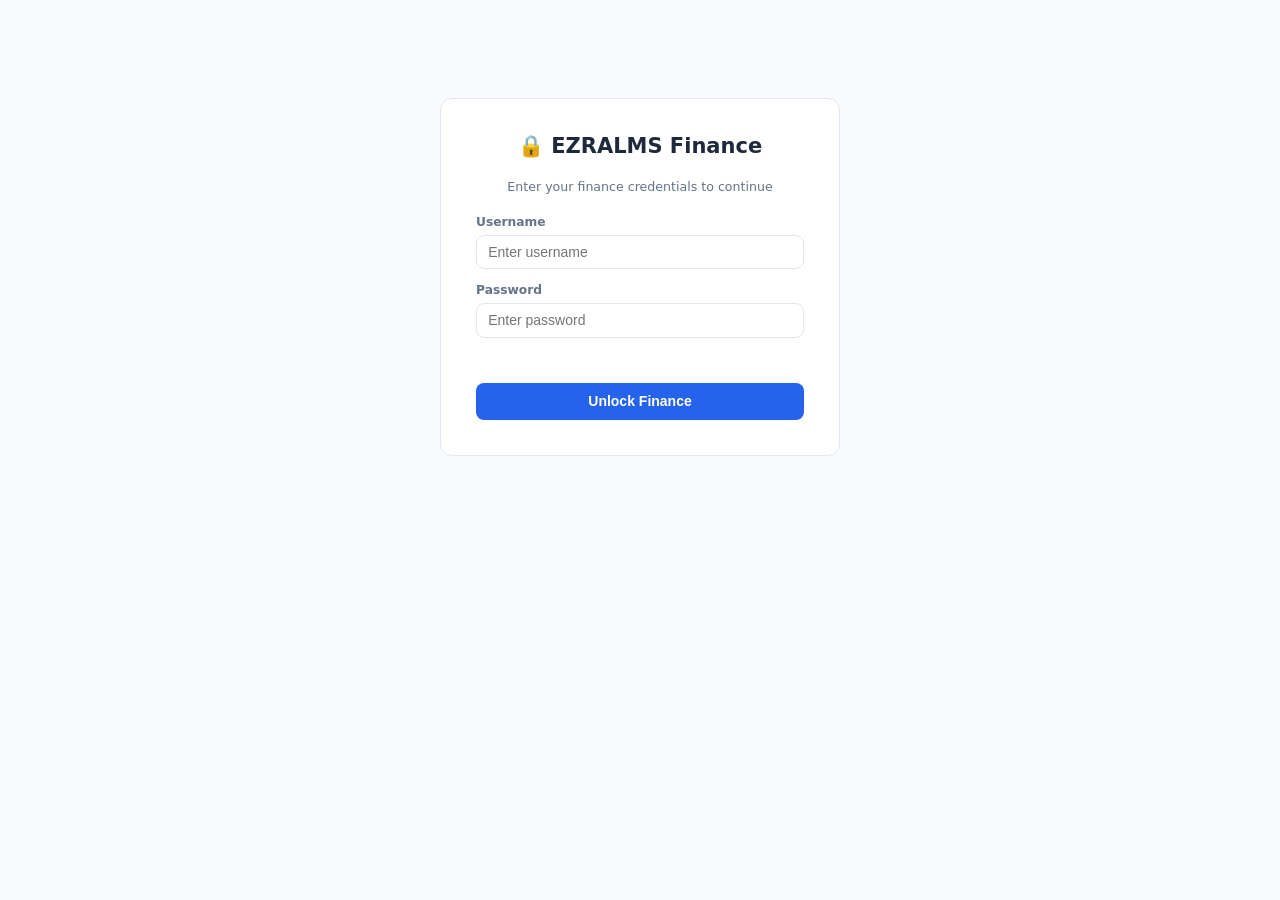
<file: blueprints/finance/templates/finance_dashboard.html>
<!DOCTYPE html>
<html lang="en">
<head>
  <meta charset="UTF-8" />
  <meta name="viewport" content="width=device-width, initial-scale=1.0"/>
  <title>EZRALMS — Finance</title>
  <link rel="stylesheet" href="/static/css/unified_spa.css"/>
  <link rel="stylesheet" href="/blueprints/finance/static/finance.css"/>
</head>
<body>

<!-- ═══════════════════════════════════════════════════════════
     AUTH GATE — shown until valid password is entered
═══════════════════════════════════════════════════════════ -->
<div id="auth-gate">
  <h2>🔒 EZRALMS Finance</h2>
  <p style="color:#64748b;font-size:0.9rem;margin-bottom:1.5rem;">Enter your finance credentials to continue</p>
  <div class="input-group">
    <label for="username">Username</label>
    <input type="text" id="username" placeholder="Enter username" autocomplete="off"/>
  </div>
  <div class="input-group">
    <label for="pwd">Password</label>
    <input type="password" id="pwd" placeholder="Enter password" autocomplete="off"/>
  </div>
  <div id="auth-error"></div>
  <button id="auth-btn" onclick="doAuth()">Unlock Finance</button>
</div>

<!-- ═══════════════════════════════════════════════════════════
     FINANCE CONTENT — revealed after auth
═══════════════════════════════════════════════════════════ -->
<div id="finance-content">

  <!-- Header -->
  <div class="finance-header">
    <div>
      <h1>💰 Finance Dashboard</h1>
      <p class="subtitle">EZRALMS Financial Overview</p>
    </div>
    <div style="display:flex;gap:0.75rem;">
      <button class="btn btn-outline" onclick="exportCSV()">📥 Download CSV</button>
      <button class="btn btn-outline" onclick="location.reload()">🔄 Refresh</button>
    </div>
  </div>

  <!-- Error banner -->
  <div id="error-msg"></div>

  <!-- KPI Cards -->
  <div class="kpi-grid">
    <div class="kpi-card income">
      <div class="icon">📈</div>
      <div class="label">Total Income</div>
      <div class="value" id="kpi-income">—</div>
      <div class="sub" id="kpi-income-sub">Loading…</div>
    </div>
    <div class="kpi-card expense">
      <div class="icon">📉</div>
      <div class="label">Total Expenses</div>
      <div class="value" id="kpi-expense">—</div>
      <div class="sub" id="kpi-expense-sub">Loading…</div>
    </div>
    <div class="kpi-card profit">
      <div class="icon">⚖️</div>
      <div class="label">Net Profit</div>
      <div class="value" id="kpi-profit">—</div>
      <div class="sub" id="kpi-profit-sub">Loading…</div>
    </div>
  </div>

  <!-- Filters -->
  <div class="filters">
    <h3>Filter Transactions</h3>
    <div class="filter-group">
      <label for="f-start">From</label>
      <input type="date" id="f-start"/>
    </div>
    <div class="filter-group">
      <label for="f-end">To</label>
      <input type="date" id="f-end"/>
    </div>
    <div class="filter-group">
      <label for="f-cat">Category</label>
      <select id="f-cat">
        <option value="">All</option>
        <option value="income">Income</option>
        <option value="expense">Expense</option>
      </select>
    </div>
    <button class="btn btn-primary" onclick="loadData()">Apply</button>
    <button class="btn btn-outline" onclick="resetFilters()">Reset</button>
  </div>

  <!-- Monthly Chart -->
  <div class="chart-section">
    <h3>Monthly Breakdown — <span id="chart-year"></span></h3>
    <div class="chart-bars" id="chart-bars">
      <div style="flex:1;text-align:center;color:#64748b;padding:4rem 0;">Loading chart…</div>
    </div>
    <div class="chart-legend">
      <div class="legend-item"><div class="legend-dot" style="background:#16a34a"></div> Income</div>
      <div class="legend-item"><div class="legend-dot" style="background:#dc2626"></div> Expense</div>
    </div>
  </div>

  <!-- Transactions Table -->
  <div class="table-section">
    <div class="table-header">
      <h3>Transaction History</h3>
      <span id="tx-count" style="color:#64748b;font-size:0.875rem;">—</span>
    </div>
    <div class="table-wrap">
      <table>
        <thead>
          <tr>
            <th>Date</th>
            <th>Category</th>
            <th>Type</th>
            <th>Description</th>
            <th>Reference</th>
            <th style="text-align:right">Amount (IDR)</th>
          </tr>
        </thead>
        <tbody id="tx-body">
          <tr><td colspan="6" style="text-align:center;padding:2rem;color:#64748b;">Loading…</td></tr>
        </tbody>
      </table>
    </div>
  </div>

</div><!-- /finance-content -->

<script>
/* ── Auth state ─────────────────────────────────────────────────────── */
let authHeader = null;

function doAuth() {
  const btn = document.getElementById('auth-btn');
  const username = document.getElementById('username').value;
  const pwd = document.getElementById('pwd').value;
  if (!username) { document.getElementById('auth-error').textContent = 'Username is required.'; return; }
  if (!pwd) { document.getElementById('auth-error').textContent = 'Password is required.'; return; }
  btn.disabled = true;
  btn.textContent = 'Verifying…';
  authHeader = 'Basic ' + btoa(username + ':' + pwd);
  // Quick test — hit summary endpoint
  fetch('/finance/summary', { headers: { 'Authorization': authHeader } })
    .then(r => {
      if (r.ok) {
        document.getElementById('auth-gate').style.display = 'none';
        document.getElementById('finance-content').style.display = 'block';
        loadData();
      } else {
        authHeader = null;
        document.getElementById('auth-error').textContent = 'Incorrect username or password. Try again.';
        btn.disabled = false; btn.textContent = 'Unlock Finance';
      }
    })
    .catch(() => {
      authHeader = null;
      document.getElementById('auth-error').textContent = 'Connection error. Is the server running?';
      btn.disabled = false; btn.textContent = 'Unlock Finance';
    });
}

// Enter key on password field
document.getElementById('pwd').addEventListener('keydown', e => { if (e.key === 'Enter') doAuth(); });

/* ── Data loading ────────────────────────────────────────────────────── */
const fmt = new Intl.NumberFormat('id-ID');

function fmtIDR(n) { return 'IDR ' + fmt.format(n); }

function loadData() {
  if (!authHeader) return;
  const sp = new URLSearchParams();
  const s = document.getElementById('f-start').value;
  const e = document.getElementById('f-end').value;
  const c = document.getElementById('f-cat').value;
  if (s) sp.set('start_date', s);
  if (e) sp.set('end_date', e);
  if (c) sp.set('category', c);
  const qs = sp.toString();

  showError('');

  // Load summary + monthly in parallel
  Promise.all([
    fetch('/finance/summary' + (qs ? '?' + qs : ''), { headers: { 'Authorization': authHeader } }),
    fetch('/finance/report' + (qs ? '?' + qs : ''),   { headers: { 'Authorization': authHeader } }),
  ])
  .then(([sumR, repR]) => Promise.all([sumR.json(), repR.json()]))
  .then(([sum, rep]) => {
    renderSummary(sum);
    renderChart(sum.monthly || []);
    renderTable(rep.transactions || []);
  })
  .catch(err => showError('Failed to load data: ' + err.message));
}

function renderSummary(s) {
  document.getElementById('kpi-income').textContent  = fmtIDR(s.total_income);
  document.getElementById('kpi-expense').textContent = fmtIDR(s.total_expenses);
  document.getElementById('kpi-profit').textContent  = fmtIDR(s.net_profit);
  const pct = s.total_income > 0 ? ((s.net_profit / s.total_income) * 100).toFixed(1) : 0;
  document.getElementById('kpi-profit-sub').textContent = pct + '% net margin';
}

function renderChart(monthly) {
  const year = new Date().getFullYear();
  document.getElementById('chart-year').textContent = year;
  if (!monthly.length) {
    document.getElementById('chart-bars').innerHTML =
      '<div style="flex:1;text-align:center;color:#64748b;padding:4rem 0;">No data for ' + year + '</div>';
    return;
  }
  const NAMES = ['Jan','Feb','Mar','Apr','May','Jun','Jul','Aug','Sep','Oct','Nov','Dec'];
  const maxVal = Math.max(...monthly.map(m => Math.max(m.income, m.expense)), 1);

  let html = '';
  monthly.forEach((m, i) => {
    const ih = Math.round((m.income  / maxVal) * 160);
    const eh = Math.round((m.expense / maxVal) * 160);
    html += '<div class="bar-group">';
    html += '<div class="bar income" style="height:' + ih + 'px"><div class="bar-tooltip">' + fmtIDR(m.income) + '</div></div>';
    html += '<div class="bar expense" style="height:' + eh + 'px"><div class="bar-tooltip">' + fmtIDR(m.expense) + '</div></div>';
    html += '</div>';
  });
  // X-axis labels
  let labels = '';
  monthly.forEach((m, i) => { labels += '<div class="bar-label" style="flex:1;text-align:center">' + NAMES[i] + '</div>'; });
  document.getElementById('chart-bars').innerHTML = html + '<div style="display:flex;width:100%;padding-top:4px">' + labels + '</div>';
}

function renderTable(txs) {
  document.getElementById('tx-count').textContent = txs.length + ' transaction' + (txs.length !== 1 ? 's' : '');
  if (!txs.length) {
    document.getElementById('tx-body').innerHTML =
      '<tr><td colspan="6" style="text-align:center;padding:2rem;color:#64748b;">No transactions found</td></tr>';
    return;
  }
  let html = '';
  txs.forEach(t => {
    const sign = t.category === 'income' ? '+' : '-';
    const cls  = t.category === 'income' ? 'income' : 'expense';
    html += '<tr>';
    html += '<td style="white-space:nowrap">' + t.date + '</td>';
    html += '<td><span class="badge ' + cls + '">' + t.category + '</span></td>';
    html += '<td>' + (t.type || '—') + '</td>';
    html += '<td>' + (t.description || '—') + '</td>';
    html += '<td style="color:#64748b;font-size:0.8rem">' + (t.reference || '—') + '</td>';
    html += '<td style="text-align:right"><span class="amount ' + cls + '">' + sign + fmtIDR(t.amount) + '</span></td>';
    html += '</tr>';
  });
  document.getElementById('tx-body').innerHTML = html;
}

function showError(msg) {
  const el = document.getElementById('error-msg');
  if (!msg) { el.style.display = 'none'; return; }
  el.textContent = msg; el.style.display = 'block';
}

function resetFilters() {
  document.getElementById('f-start').value = '';
  document.getElementById('f-end').value   = '';
  document.getElementById('f-cat').value   = '';
  loadData();
}

function exportCSV() {
  if (!authHeader) { alert('Please unlock first.'); return; }
  const sp = new URLSearchParams();
  const s = document.getElementById('f-start').value;
  const e = document.getElementById('f-end').value;
  const c = document.getElementById('f-cat').value;
  if (s) sp.set('start_date', s);
  if (e) sp.set('end_date', e);
  if (c) sp.set('category', c);
  window.open('/finance/report/csv' + (sp.toString() ? '?' + sp.toString() : ''), '_blank');
}
</script>
</body>
</html>
</file>
<file: static/css/unified_spa.css>
/* EZRA LMS Unified SPA — self-contained styles (no external base CSS required) */

:root {
  /* radii */
  --rad-sm: 4px;
  --rad-md: 8px;
  /* layout */
  --sidebar-width: 240px;
  /* backgrounds */
  --bg-primary:   #0e1116;
  --bg-secondary: #161b22;
  --bg-tertiary:  #1c2128;
  /* text */
  --text-primary:   #e6edf3;
  --text-secondary: #8b949e;
  --text-muted:     #6e7681;
  /* accent colours */
  --primary:   #1f6feb;
  --secondary: #238636;
  --success:   #238636;
  --danger:    #da3633;
  --warning:   #d29922;
  --accent:    #58a6ff;
  --border-color: #30363d;
  --shadow-sm: 0 1px 2px rgba(0,0,0,.4);
  --shadow-lg: 0 4px 12px rgba(0,0,0,.5);
}

/* ── Reset & Base ──────────────────────────────────────────────────────── */
*, *::before, *::after { box-sizing: border-box; margin: 0; padding: 0; }

html { font-size: 14px; }

body {
  font-family: -apple-system, BlinkMacSystemFont, 'Segoe UI', Roboto, sans-serif;
  background: var(--bg-primary);
  color: var(--text-primary);
  min-height: 100vh;
}

a { color: var(--accent); text-decoration: none; }
a:hover { text-decoration: underline; }

/* ── App Shell ─────────────────────────────────────────────────────────── */
.app-container {
  display: flex;
  min-height: 100vh;
}

/* ── Sidebar ───────────────────────────────────────────────────────────── */
.sidebar {
  position: fixed;
  top: 0; left: 0;
  width: var(--sidebar-width);
  height: 100vh;
  background: var(--bg-secondary);
  border-right: 1px solid var(--border-color);
  display: flex;
  flex-direction: column;
  overflow-y: auto;
  z-index: 100;
}

.sidebar-header {
  padding: 20px 16px 12px;
  text-align: center;
  border-bottom: 1px solid var(--border-color);
}

.sidebar-header .logo {
  height: 40px;
  margin-bottom: 6px;
}

.sidebar-header h1 {
  font-size: 1.1rem;
  font-weight: 700;
  color: var(--text-primary);
}

.sidebar-nav { flex: 1; padding: 8px 0; }

.sidebar-nav ul { list-style: none; }

.sidebar-nav li a {
  display: flex;
  align-items: center;
  gap: 10px;
  padding: 10px 16px;
  color: var(--text-secondary);
  font-size: 0.9rem;
  transition: background 0.15s, color 0.15s;
}

.sidebar-nav li a i { width: 18px; text-align: center; }

.sidebar-nav li a:hover,
.sidebar-nav li.active a {
  background: var(--bg-tertiary);
  color: var(--text-primary);
  text-decoration: none;
}

.sidebar-nav li.active a { border-left: 3px solid var(--accent); }

.sidebar-footer {
  padding: 12px 16px;
  border-top: 1px solid var(--border-color);
}

.db-indicator {
  display: flex;
  align-items: center;
  gap: 6px;
  font-size: 0.75rem;
  color: var(--text-muted);
}

/* ── Main Content ──────────────────────────────────────────────────────── */
.main-content {
  margin-left: var(--sidebar-width);
  flex: 1;
  padding: 24px 32px;
}

.main-header {
  display: flex;
  justify-content: space-between;
  align-items: center;
  margin-bottom: 22px;
  padding-bottom: 14px;
  border-bottom: 1px solid var(--border-color);
}

/* ── View Panels ───────────────────────────────────────────────────────── */
.view { display: none; }
.view.active { display: block; }

/* ── Stats Grid ─────────────────────────────────────────────────────────── */
.stats-grid {
  display: grid;
  grid-template-columns: repeat(auto-fill, minmax(140px, 1fr));
  gap: 16px;
  margin-bottom: 24px;
}

.stat-card {
  background: var(--bg-secondary);
  border: 1px solid var(--border-color);
  border-radius: var(--rad-md);
  padding: 16px;
  text-align: center;
}

.stat-card h3 {
  font-size: 2rem;
  font-weight: 700;
  color: var(--accent);
}

.stat-info {
  font-size: 0.8rem;
  color: var(--text-secondary);
  margin-top: 4px;
}

/* ── Cards ──────────────────────────────────────────────────────────────── */
.card {
  background: var(--bg-secondary);
  border: 1px solid var(--border-color);
  border-radius: var(--rad-md);
  overflow: hidden;
  margin-bottom: 16px;
}

.card-header {
  padding: 12px 16px;
  background: var(--bg-tertiary);
  border-bottom: 1px solid var(--border-color);
  font-size: 0.85rem;
  font-weight: 600;
  color: var(--text-secondary);
  text-transform: uppercase;
  letter-spacing: 0.05em;
}

.card-body { padding: 16px; }

/* ── Dashboard Rows ────────────────────────────────────────────────────── */
.dashboard-row {
  display: grid;
  gap: 16px;
  margin-bottom: 24px;
}

.dashboard-row.two-col { grid-template-columns: 1fr 1fr; }
.dashboard-row.three-col { grid-template-columns: 1fr 1fr 1fr; }

/* ── Buttons ────────────────────────────────────────────────────────────── */
.btn {
  display: inline-flex;
  align-items: center;
  gap: 6px;
  padding: 8px 16px;
  border: none;
  border-radius: var(--rad-sm);
  font-size: 0.85rem;
  cursor: pointer;
  transition: opacity 0.15s;
}

.btn:hover { opacity: 0.85; }

.btn-primary {
  background: var(--primary);
  color: #fff;
}

.btn-outline {
  background: transparent;
  border: 1px solid var(--border-color);
  color: var(--text-secondary);
}

.btn-danger {
  background: var(--danger);
  color: #fff;
}

.btn-sm { padding: 5px 10px; font-size: 0.8rem; }

/* ── Form Elements ──────────────────────────────────────────────────────── */
.form-group { margin-bottom: 14px; }

.form-input {
  width: 100%;
  padding: 8px 12px;
  background: var(--bg-tertiary);
  border: 1px solid var(--border-color);
  border-radius: var(--rad-sm);
  color: var(--text-primary);
  font-size: 0.9rem;
}

.form-input:focus {
  outline: none;
  border-color: var(--primary);
}

.filter-bar {
  display: flex;
  gap: 10px;
  margin-bottom: 16px;
  flex-wrap: wrap;
  align-items: center;
}

.filter-bar.wrap { flex-wrap: wrap; }
.filter-bar .form-input { min-width: 160px; }
.filter-bar .flex-grow { flex-grow: 1; }

/* ── Tables ─────────────────────────────────────────────────────────────── */
.data-table {
  width: 100%;
  border-collapse: collapse;
  font-size: 0.85rem;
}

.data-table th, .data-table td {
  padding: 10px 12px;
  text-align: left;
  border-bottom: 1px solid var(--border-color);
}

.data-table th {
  background: var(--bg-tertiary);
  color: var(--text-secondary);
  font-weight: 500;
  text-transform: uppercase;
  font-size: 0.75rem;
  letter-spacing: 0.05em;
}

.data-table tr:hover td { background: var(--bg-secondary); }
.data-table td.empty { text-align: center; padding: 30px; color: var(--text-muted); }

.table-container { overflow-x: auto; }

/* ── Bar Chart ──────────────────────────────────────────────────────────── */
.bar-chart .row {
  display: flex;
  align-items: center;
  gap: 10px;
  margin-bottom: 6px;
}

.bar-chart .label {
  width: 90px;
  font-size: 0.8rem;
  color: var(--text-secondary);
  flex-shrink: 0;
}

.bar-chart .bar {
  flex: 1;
  height: 18px;
  background: var(--bg-tertiary);
  border-radius: 3px;
  overflow: hidden;
}

.bar-chart .bar::after {
  content: '';
  display: block;
  height: 100%;
  background: var(--primary);
  width: var(--w, 50%);
}

.bar-chart .value {
  width: 40px;
  font-size: 0.8rem;
  color: var(--text-secondary);
  text-align: right;
  flex-shrink: 0;
}

/* ── Status & Result Blocks ─────────────────────────────────────────────── */
.status-badge {
  display: inline-block;
  padding: 4px 10px;
  border-radius: 12px;
  font-size: 0.75rem;
  font-weight: 500;
}

.status-badge.ok       { background: rgba(35,134,54,.2);  color: #3fb950; }
.status-badge.err      { background: rgba(218,54,51,.2);  color: #f85149; }
.status-badge.warn     { background: rgba(210,153,34,.2); color: #d29922; }
.status-badge.active   { background: rgba(35,134,54,.2);  color: #3fb950; }
.status-badge.inactive { background: var(--bg-tertiary);   color: var(--text-secondary); }

.empty-state {
  text-align: center;
  padding: 40px 20px;
  color: var(--text-muted);
}

.result-count {
  font-size: 0.8rem;
  color: var(--text-secondary);
  margin-bottom: 10px;
}

.output-block {
  background: #1e1e1e;
  color: #d4d4d4;
  padding: 12px;
  border-radius: var(--rad-sm);
  font-family: 'Courier New', monospace;
  font-size: 0.85rem;
  white-space: pre-wrap;
  overflow-x: auto;
}

/* ── RAG / Quiz Results ──────────────────────────────────────────────────── */
.rag-tabs { display: flex; gap: 0; border-bottom: 1px solid var(--border-color); margin-bottom: 14px; }

.rag-tab {
  padding: 8px 16px;
  color: var(--text-secondary);
  cursor: pointer;
  font-size: 0.85rem;
  border-bottom: 2px solid transparent;
  transition: color 0.15s;
}

.rag-tab:hover { color: var(--text-primary); }
.rag-tab.active { color: var(--accent); border-bottom-color: var(--accent); }

.rag-results, .qm-results { display: grid; gap: 10px; }

/* ── Toast ───────────────────────────────────────────────────────────────── */
.toast {
  position: fixed;
  bottom: 24px;
  right: 24px;
  padding: 10px 18px;
  border-radius: var(--rad-md);
  background: var(--bg-tertiary);
  color: var(--text-primary);
  font-size: 0.85rem;
  box-shadow: var(--shadow-lg);
  opacity: 0;
  transition: opacity 0.25s;
  pointer-events: none;
  z-index: 9999;
}

.toast.show { opacity: 1; }
.toast.err  { background: var(--danger);  color: #fff; }
.toast.ok   { background: var(--success); color: #fff; }

/* ── Tree View ───────────────────────────────────────────────────────────── */
.tree-container { display: flex; gap: 16px; height: calc(100vh - 160px); }

.tree-sidebar, .tree-content {
  background: var(--bg-secondary);
  border: 1px solid var(--border-color);
  border-radius: var(--rad-md);
  padding: 12px;
  overflow-y: auto;
}

.tree-sidebar { width: 260px; flex-shrink: 0; }
.tree-content { flex: 1; }

.tree-controls { display: flex; gap: 6px; margin: 10px 0; }

.tree-list ul { list-style: none; padding-left: 16px; }
.tree-list li { margin: 2px 0; cursor: pointer; font-size: 0.85rem; }

.tree-list .tree-node {
  padding: 5px 8px;
  border-radius: var(--rad-sm);
  display: flex;
  align-items: center;
  gap: 6px;
}

.tree-list .tree-node:hover { background: var(--bg-secondary); }
.tree-list .tree-node.selected { background: var(--secondary); color: white; }
.tree-list .toggle { display: inline-block; width: 12px; color: var(--text-muted); }

/* ── Utility ─────────────────────────────────────────────────────────────── */
.half { flex: 1; }
.wrap { flex-wrap: wrap; }
.flex-grow { flex-grow: 1; }
.empty { text-align: center; color: var(--text-muted); padding: 20px; }
.hint { font-size: 0.8rem; color: var(--text-muted); margin-top: 8px; }
code { background: var(--bg-tertiary); padding: 2px 6px; border-radius: 3px; font-size: 0.85em; }
.btn-group { display: flex; gap: 8px; }

.sidebar-subtitle {
  display: block;
  font-size: 0.7rem;
  color: var(--text-muted);
  text-transform: uppercase;
  letter-spacing: 0.06em;
  margin-top: 4px;
}

.sidebar-footer .db-indicator {
  display: flex;
  align-items: center;
  gap: 8px;
  padding: 10px 14px;
  background: var(--bg-secondary);
  border-radius: var(--rad-md);
  font-size: 0.8rem;
  color: var(--text-secondary);
}

.main-content {
  margin-left: var(--sidebar-width);
  flex: 1;
  padding: 24px 32px;
}

.main-header {
  display: flex;
  justify-content: space-between;
  align-items: center;
  margin-bottom: 22px;
  padding-bottom: 14px;
  border-bottom: 1px solid var(--border-color);
}

.header-actions {
  display: flex;
  align-items: center;
  gap: 12px;
}

/* Status badge */
.status-badge {
  display: inline-block;
  padding: 4px 10px;
  border-radius: 12px;
  background: var(--bg-tertiary);
  color: var(--text-secondary);
  font-size: 0.75rem;
  font-weight: 500;
  text-transform: uppercase;
  letter-spacing: 0.04em;
}
.status-badge.ok      { background: #d1f7e9; color: #0a6b48; }
.status-badge.err     { background: #fde2e1; color: #a82a23; }
.status-badge.warn    { background: #fff3cd; color: #856404; }
.status-badge.active  { background: #d1f7e9; color: #0a6b48; }
.status-badge.inactive{ background: var(--bg-tertiary); color: var(--text-secondary); }

/* Filter bar */
.filter-bar {
  display: flex;
  gap: 10px;
  align-items: center;
  margin-bottom: 16px;
  flex-wrap: nowrap;
}
.filter-bar.wrap { flex-wrap: wrap; }
.filter-bar .form-input { min-width: 160px; }
.filter-bar .flex-grow { flex-grow: 1; }

.form-input {
  padding: 8px 12px;
  border: 1px solid var(--border-color);
  border-radius: var(--rad-md);
  font-size: 0.9rem;
  background: var(--bg-primary);
  color: var(--text-primary);
}
.form-input:focus {
  outline: none;
  border-color: var(--secondary);
  box-shadow: 0 0 0 2px rgba(9,132,227,0.15);
}

.result-count {
  margin: 8px 0;
  color: var(--text-secondary);
  font-size: 0.85rem;
}

/* Dashboard charts (lightweight bar chart) */
.dashboard-row {
  display: grid;
  grid-template-columns: 1fr 1fr;
  gap: 20px;
  margin: 20px 0;
}
.dashboard-row .card.half { margin: 0; }

.bar-chart .row {
  display: grid;
  grid-template-columns: 110px 1fr 60px;
  align-items: center;
  gap: 8px;
  margin: 4px 0;
  font-size: 0.85rem;
}
.bar-chart .label {
  white-space: nowrap;
  overflow: hidden;
  text-overflow: ellipsis;
  color: var(--text-secondary);
}
.bar-chart .bar {
  height: 14px;
  background: var(--secondary);
  border-radius: 4px;
}
.bar-chart .value {
  text-align: right;
  font-weight: 500;
}

/* Blueprint health grid */
#blueprint-health {
  display: grid;
  grid-template-columns: repeat(auto-fill, minmax(180px, 1fr));
  gap: 10px;
}
#blueprint-health .health-cell {
  display: flex;
  justify-content: space-between;
  align-items: center;
  padding: 10px 14px;
  background: var(--bg-secondary);
  border-radius: var(--rad-md);
  font-size: 0.85rem;
}

/* RAG tabs */
.rag-tabs {
  display: flex;
  gap: 4px;
  margin-bottom: 16px;
  border-bottom: 1px solid var(--border-color);
}
.rag-tab {
  padding: 8px 20px;
  border: none;
  background: none;
  cursor: pointer;
  font-size: 0.9rem;
  color: var(--text-secondary);
  border-bottom: 2px solid transparent;
  transition: all 0.2s;
}
.rag-tab:hover { color: var(--text-primary); }
.rag-tab.active {
  color: var(--secondary);
  border-bottom-color: var(--secondary);
  font-weight: 600;
}
.rag-results { display: grid; gap: 10px; }
.rag-card {
  padding: 14px 16px;
  background: var(--bg-primary);
  border: 1px solid var(--border-color);
  border-radius: var(--rad-md);
  box-shadow: var(--shadow-sm);
}
.rag-card .meta {
  display: flex;
  gap: 10px;
  align-items: center;
  margin-bottom: 8px;
  font-size: 0.75rem;
  color: var(--text-secondary);
}
.rag-card .meta .type {
  background: var(--secondary);
  color: white;
  padding: 2px 8px;
  border-radius: 10px;
  text-transform: uppercase;
  letter-spacing: 0.05em;
}
.rag-card .score { font-weight: 600; color: var(--accent); }

/* Quiz Manager results */
.qm-results { display: grid; gap: 8px; }
.qm-card {
  padding: 12px 16px;
  background: var(--bg-primary);
  border: 1px solid var(--border-color);
  border-radius: var(--rad-md);
}
.qm-card .qm-meta {
  font-size: 0.75rem;
  color: var(--text-secondary);
  margin-bottom: 6px;
}
.qm-card .qm-options {
  margin-top: 8px;
  padding-left: 18px;
  color: var(--text-secondary);
  font-size: 0.85rem;
}

/* Card grid (used in Automation Hub) */
.card-grid {
  display: grid;
  grid-template-columns: repeat(auto-fit, minmax(320px, 1fr));
  gap: 18px;
}

/* Status block */
.status-block, .output-block {
  margin: 12px 0;
  padding: 12px;
  background: var(--bg-secondary);
  border-radius: var(--rad-md);
  font-family: monospace;
  font-size: 0.85rem;
  color: var(--text-secondary);
  white-space: pre-wrap;
  max-height: 240px;
  overflow-y: auto;
}
.output-block { background: #1e1e1e; color: #d4d4d4; }

/* Weakness card variants */
.weakness-grid {
  display: grid;
  grid-template-columns: 1fr 1fr;
  gap: 18px;
  margin-top: 14px;
}
.weakness-card {
  padding: 16px;
  background: var(--bg-primary);
  border: 1px solid var(--border-color);
  border-radius: var(--rad-md);
}
.weakness-card h4 { margin-bottom: 10px; }
.weakness-card .item {
  display: flex;
  justify-content: space-between;
  padding: 8px 0;
  border-bottom: 1px solid var(--border-color);
}
.weakness-card .item:last-child { border: none; }
.weakness-card .item .pct { font-weight: 600; color: var(--danger); }

/* Toast */
.toast {
  position: fixed;
  bottom: 24px;
  right: 24px;
  background: var(--primary);
  color: white;
  padding: 12px 18px;
  border-radius: var(--rad-md);
  box-shadow: var(--shadow-lg);
  opacity: 0;
  transform: translateY(20px);
  transition: opacity 0.25s, transform 0.25s;
  z-index: 1000;
  font-size: 0.9rem;
  pointer-events: none;
}
.toast.show {
  opacity: 1;
  transform: translateY(0);
}
.toast.err { background: var(--danger); }
.toast.ok  { background: var(--success); }

/* Tree (lightweight) */
.tree-container {
  display: grid;
  grid-template-columns: 320px 1fr;
  gap: 18px;
  height: calc(100vh - 160px);
}
.tree-sidebar, .tree-content {
  background: var(--bg-primary);
  border: 1px solid var(--border-color);
  border-radius: var(--rad-md);
  padding: 14px;
  overflow-y: auto;
}
.tree-controls { display: flex; gap: 6px; margin: 10px 0; }
.tree-list ul { list-style: none; padding-left: 16px; }
.tree-list li { margin: 2px 0; cursor: pointer; font-size: 0.85rem; }
.tree-list .tree-node {
  padding: 4px 6px;
  border-radius: var(--rad-sm);
}
.tree-list .tree-node:hover { background: var(--bg-secondary); }
.tree-list .tree-node.selected { background: var(--secondary); color: white; }
.tree-list .toggle { display: inline-block; width: 12px; color: var(--text-muted); }

.empty { text-align: center; color: var(--text-muted); padding: 20px; }
.hint { font-size: 0.8rem; color: var(--text-muted); margin-top: 8px; }

/* Buttons (small additions) */
.btn-group { display: flex; gap: 8px; }

/* Table tweaks */
.data-table {
  width: 100%;
  border-collapse: collapse;
  background: var(--bg-primary);
  border-radius: var(--rad-md);
  overflow: hidden;
  box-shadow: var(--shadow-sm);
}
.data-table th, .data-table td {
  padding: 10px 14px;
  text-align: left;
  border-bottom: 1px solid var(--border-color);
}
.data-table th {
  background: var(--bg-secondary);
  color: var(--text-secondary);
  font-size: 0.75rem;
  text-transform: uppercase;
  letter-spacing: 0.05em;
}
.data-table tr:hover td { background: var(--bg-secondary); }
.data-table td.empty { text-align: center; padding: 30px; color: var(--text-muted); }

.table-container { overflow-x: auto; }

code { background: var(--bg-tertiary); padding: 2px 6px; border-radius: 3px; font-size: 0.85em; }

/* Student Tracking profile */
.profile-header {
  display: flex;
  align-items: center;
  gap: 16px;
  margin-bottom: 20px;
}
.profile-header h2 { margin: 0; }
.profile-meta {
  display: flex;
  gap: 16px;
  align-items: center;
  font-size: 0.85rem;
  color: var(--text-secondary);
}
.profile-row {
  display: grid;
  grid-template-columns: 1fr 1fr;
  gap: 18px;
  margin-bottom: 0;
}
.flex-1 { min-width: 0; }

.btn-sm {
  padding: 5px 12px;
  font-size: 0.8rem;
  border-radius: var(--rad-sm);
  background: var(--secondary);
  color: white;
  border: none;
  cursor: pointer;
}
.btn-sm:hover { opacity: 0.85; }
</file>
<file: blueprints/finance/static/finance.css>
/* ── Finance Dashboard Styles ─────────────────────────────────────────── */
:root {
  --ezra-blue:    #2563eb;
  --ezra-dark:    #1e40af;
  --ezra-accent:  #3b82f6;
  --bg:           #f8fafc;
  --surface:      #ffffff;
  --border:       #e2e8f0;
  --text:         #1e293b;
  --muted:        #64748b;
  --income-green: #16a34a;
  --expense-red:  #dc2626;
  --profit-gold:  #d97706;
}

* { box-sizing: border-box; margin: 0; padding: 0; }

body {
  font-family: 'Segoe UI', system-ui, sans-serif;
  background: var(--bg);
  color: var(--text);
  padding: 2rem;
}

/* ── Auth gate ───────────────────────────────────────────────────────── */
#auth-gate {
  max-width: 400px;
  margin: 5rem auto;
  background: var(--surface);
  border: 1px solid var(--border);
  border-radius: 12px;
  padding: 2.5rem;
  text-align: center;
}
#auth-gate h2 { margin-bottom: 1.5rem; color: var(--text); }
.input-group { margin-bottom: 1rem; text-align: left; }
.input-group label { display: block; font-size: 0.875rem; font-weight: 600; margin-bottom: 0.4rem; color: var(--muted); }
.input-group input {
  width: 100%; padding: 0.6rem 0.8rem;
  border: 1px solid var(--border); border-radius: 8px;
  font-size: 1rem; outline: none;
}
.input-group input:focus { border-color: var(--ezra-blue); }
#auth-error { color: var(--expense-red); font-size: 0.875rem; margin-top: 0.5rem; min-height: 1.2rem; }
#auth-btn {
  margin-top: 1rem; width: 100%;
  background: var(--ezra-blue); color: #fff;
  border: none; border-radius: 8px;
  padding: 0.75rem; font-size: 1rem; font-weight: 600;
  cursor: pointer; transition: background 0.2s;
}
#auth-btn:hover { background: var(--ezra-dark); }
#auth-btn:disabled { opacity: 0.6; cursor: not-allowed; }

/* ── Finance content (hidden until auth) ─────────────────────────────── */
#finance-content { display: none; }

/* ── Header ──────────────────────────────────────────────────────────── */
.finance-header {
  display: flex; align-items: center; justify-content: space-between;
  margin-bottom: 2rem;
}
.finance-header h1 { font-size: 1.75rem; font-weight: 700; color: var(--text); }
.finance-header .subtitle { font-size: 0.875rem; color: var(--muted); }

/* ── KPI Cards ──────────────────────────────────────────────────────── */
.kpi-grid {
  display: grid;
  grid-template-columns: repeat(auto-fit, minmax(220px, 1fr));
  gap: 1.25rem;
  margin-bottom: 2rem;
}
.kpi-card {
  background: var(--surface);
  border: 1px solid var(--border);
  border-radius: 12px;
  padding: 1.5rem;
}
.kpi-card .label { font-size: 0.8rem; text-transform: uppercase; letter-spacing: 0.05em; color: var(--muted); font-weight: 600; margin-bottom: 0.5rem; }
.kpi-card .value { font-size: 2rem; font-weight: 700; }
.kpi-card.income  .value { color: var(--income-green); }
.kpi-card.expense .value { color: var(--expense-red); }
.kpi-card.profit  .value { color: var(--profit-gold); }
.kpi-card .sub { font-size: 0.8rem; color: var(--muted); margin-top: 0.3rem; }
.kpi-card .icon { font-size: 1.5rem; margin-bottom: 0.5rem; }

/* ── Filters ────────────────────────────────────────────────────────── */
.filters {
  background: var(--surface);
  border: 1px solid var(--border);
  border-radius: 12px;
  padding: 1.25rem 1.5rem;
  display: flex; flex-wrap: wrap; gap: 1rem; align-items: flex-end;
  margin-bottom: 1.5rem;
}
.filters h3 { font-size: 0.9rem; font-weight: 600; color: var(--muted); width: 100%; margin-bottom: 0.25rem; }
.filter-group { display: flex; flex-direction: column; gap: 0.3rem; }
.filter-group label { font-size: 0.75rem; font-weight: 600; color: var(--muted); }
.filter-group input, .filter-group select {
  padding: 0.5rem 0.75rem;
  border: 1px solid var(--border); border-radius: 8px;
  font-size: 0.875rem; outline: none;
}
.filter-group input:focus, .filter-group select:focus { border-color: var(--ezra-blue); }
.btn {
  padding: 0.55rem 1.25rem;
  border: none; border-radius: 8px;
  font-size: 0.875rem; font-weight: 600; cursor: pointer; transition: background 0.2s;
}
.btn-primary { background: var(--ezra-blue); color: #fff; }
.btn-primary:hover { background: var(--ezra-dark); }
.btn-outline { background: transparent; border: 1px solid var(--border); color: var(--text); }
.btn-outline:hover { background: var(--bg); }

/* ── Monthly Chart ───────────────────────────────────────────────────── */
.chart-section {
  background: var(--surface);
  border: 1px solid var(--border);
  border-radius: 12px;
  padding: 1.5rem;
  margin-bottom: 1.5rem;
}
.chart-section h3 { font-size: 1rem; font-weight: 600; margin-bottom: 1.25rem; color: var(--text); }
.chart-bars { display: flex; align-items: flex-end; gap: 6px; height: 180px; }
.bar-group { flex: 1; display: flex; gap: 3px; align-items: flex-end; height: 100%; }
.bar {
  flex: 1; border-radius: 4px 4px 0 0;
  min-width: 12px; max-width: 28px;
  transition: opacity 0.2s; position: relative; cursor: default;
}
.bar:hover { opacity: 0.8; }
.bar.income  { background: var(--income-green); }
.bar.expense { background: var(--expense-red); }
.bar-label { text-align: center; font-size: 0.7rem; color: var(--muted); margin-top: 4px; }
.bar-tooltip {
  position: absolute; bottom: 100%; left: 50%; transform: translateX(-50%);
  background: #1e293b; color: #fff; padding: 4px 8px; border-radius: 6px;
  font-size: 0.7rem; white-space: nowrap; pointer-events: none; opacity: 0;
  transition: opacity 0.15s;
}
.bar:hover .bar-tooltip { opacity: 1; }
.chart-legend { display: flex; gap: 1.5rem; margin-top: 0.75rem; justify-content: flex-end; }
.legend-item { display: flex; align-items: center; gap: 0.4rem; font-size: 0.8rem; color: var(--muted); }
.legend-dot { width: 12px; height: 12px; border-radius: 3px; }

/* ── Transactions Table ─────────────────────────────────────────────── */
.table-section {
  background: var(--surface);
  border: 1px solid var(--border);
  border-radius: 12px;
  overflow: hidden;
  margin-bottom: 1.5rem;
}
.table-header {
  display: flex; justify-content: space-between; align-items: center;
  padding: 1rem 1.5rem;
  border-bottom: 1px solid var(--border);
}
.table-header h3 { font-size: 1rem; font-weight: 600; }
.table-wrap { overflow-x: auto; }
table { width: 100%; border-collapse: collapse; font-size: 0.875rem; }
thead { background: var(--bg); }
th { padding: 0.75rem 1rem; text-align: left; font-weight: 600; color: var(--muted); font-size: 0.75rem; text-transform: uppercase; letter-spacing: 0.04em; white-space: nowrap; }
td { padding: 0.85rem 1rem; border-top: 1px solid var(--border); }
tr:hover td { background: #f1f5f9; }
.badge {
  display: inline-block; padding: 0.2rem 0.6rem;
  border-radius: 999px; font-size: 0.75rem; font-weight: 600;
}
.badge.income  { background: #dcfce7; color: var(--income-green); }
.badge.expense { background: #fee2e2; color: var(--expense-red); }
.amount { font-weight: 600; font-variant-numeric: tabular-nums; }
.amount.income  { color: var(--income-green); }
.amount.expense { color: var(--expense-red); }

/* ── Loading / Error states ────────────────────────────────────────── */
#loading { text-align: center; padding: 3rem; color: var(--muted); font-size: 1rem; }
#error-msg { background: #fee2e2; color: var(--expense-red); padding: 1rem; border-radius: 8px; margin-bottom: 1rem; display: none; }
</file>
